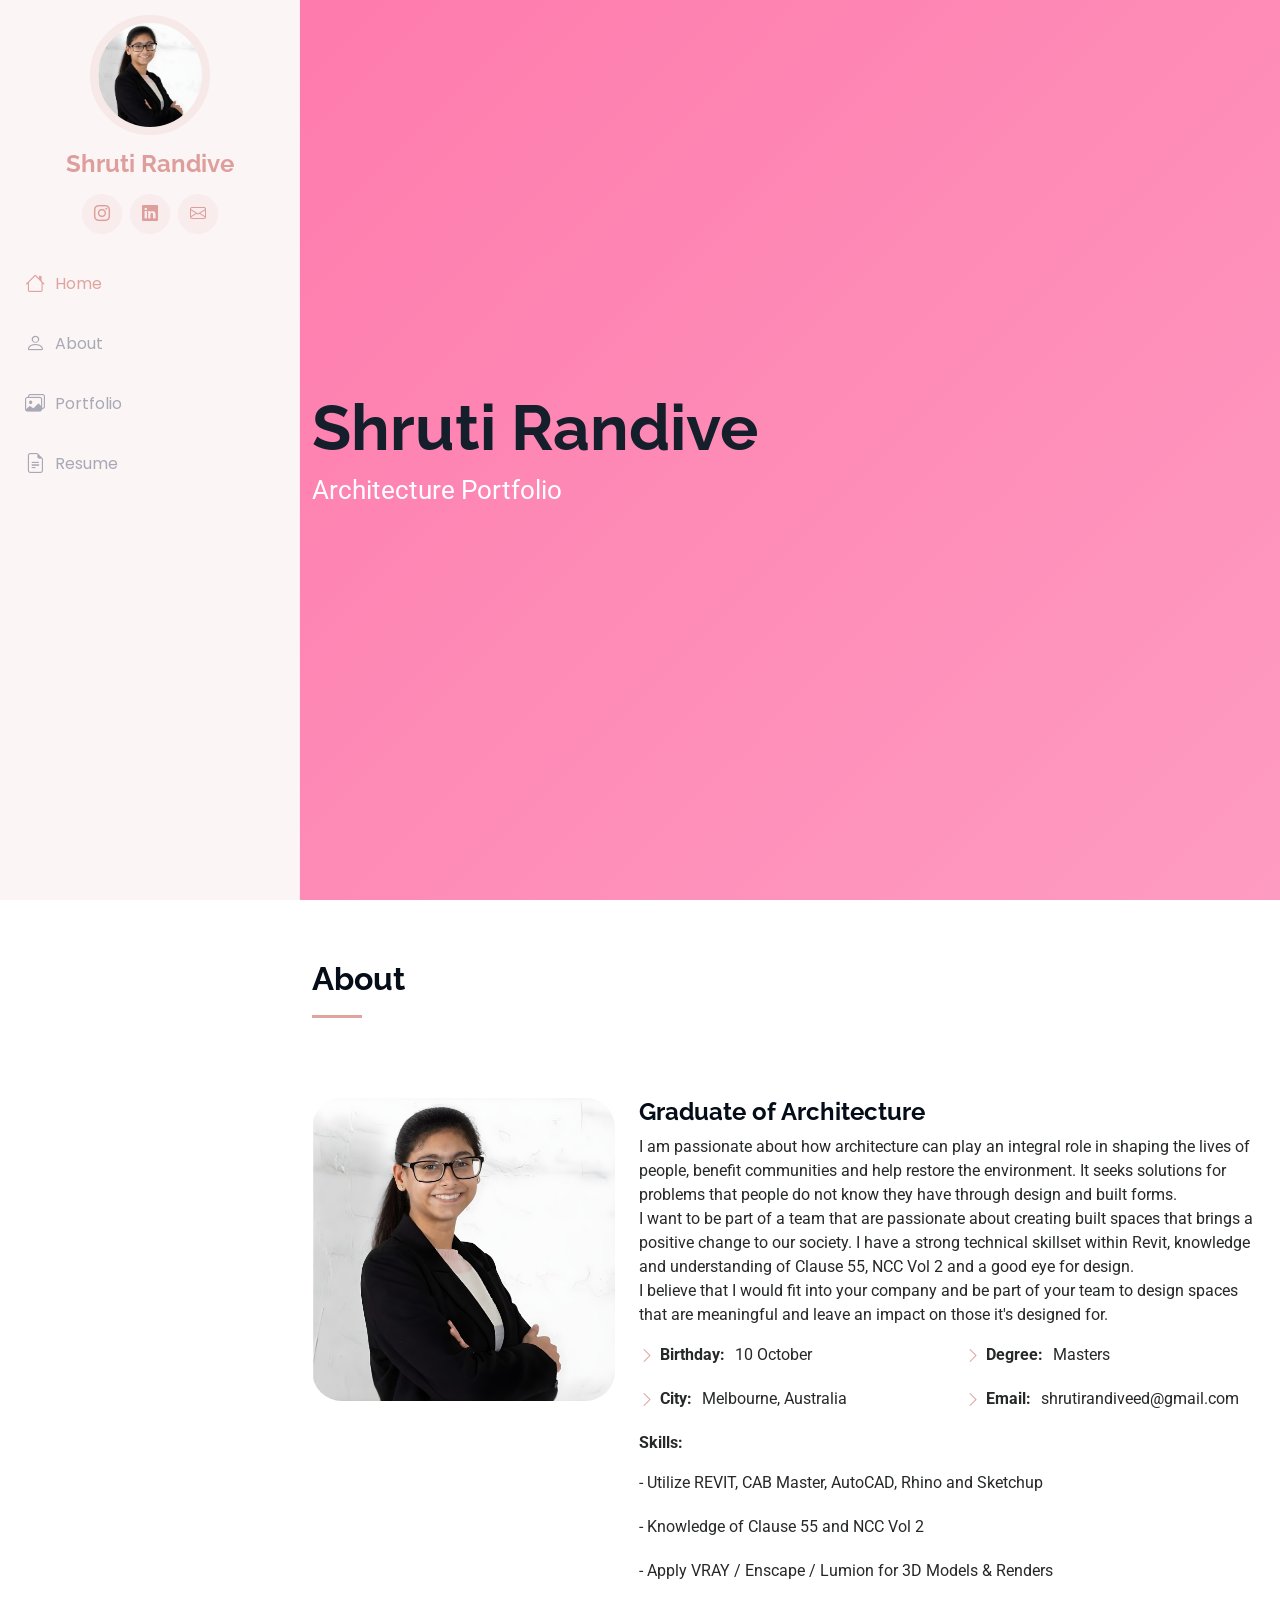
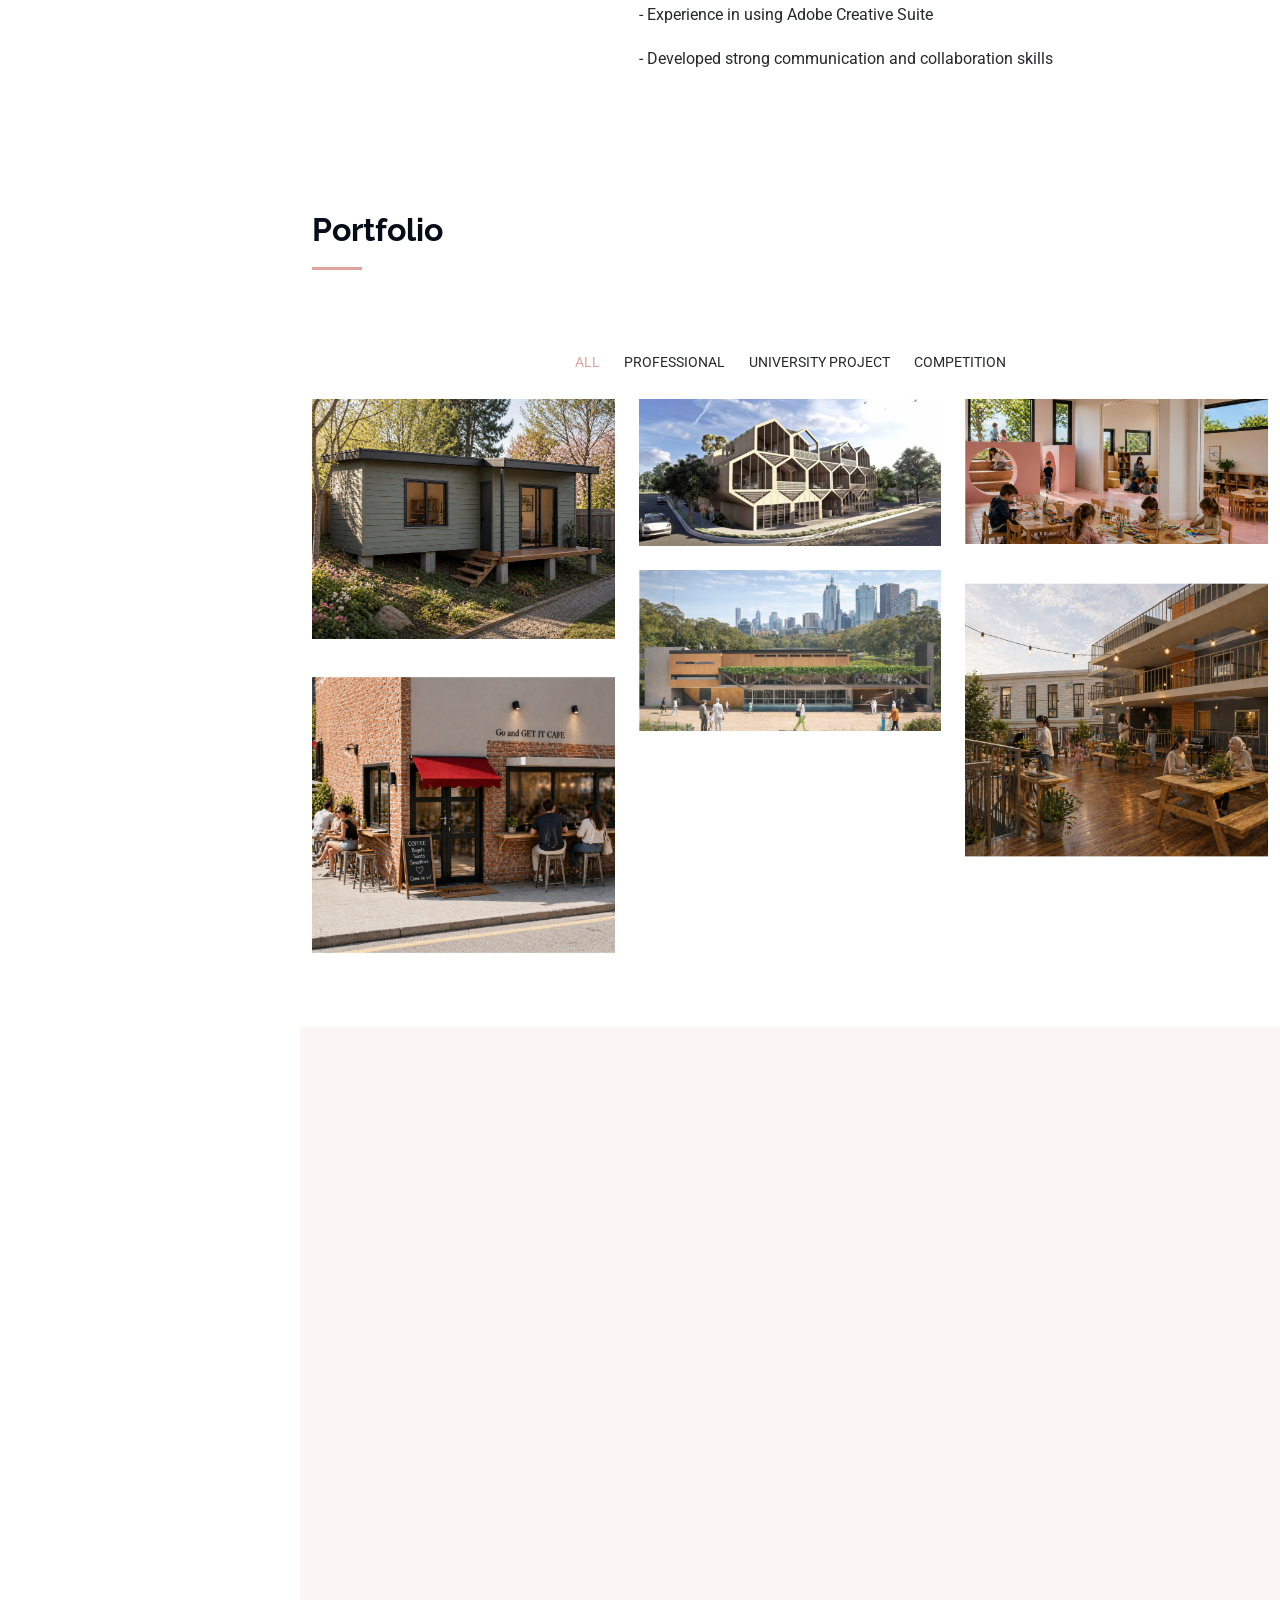
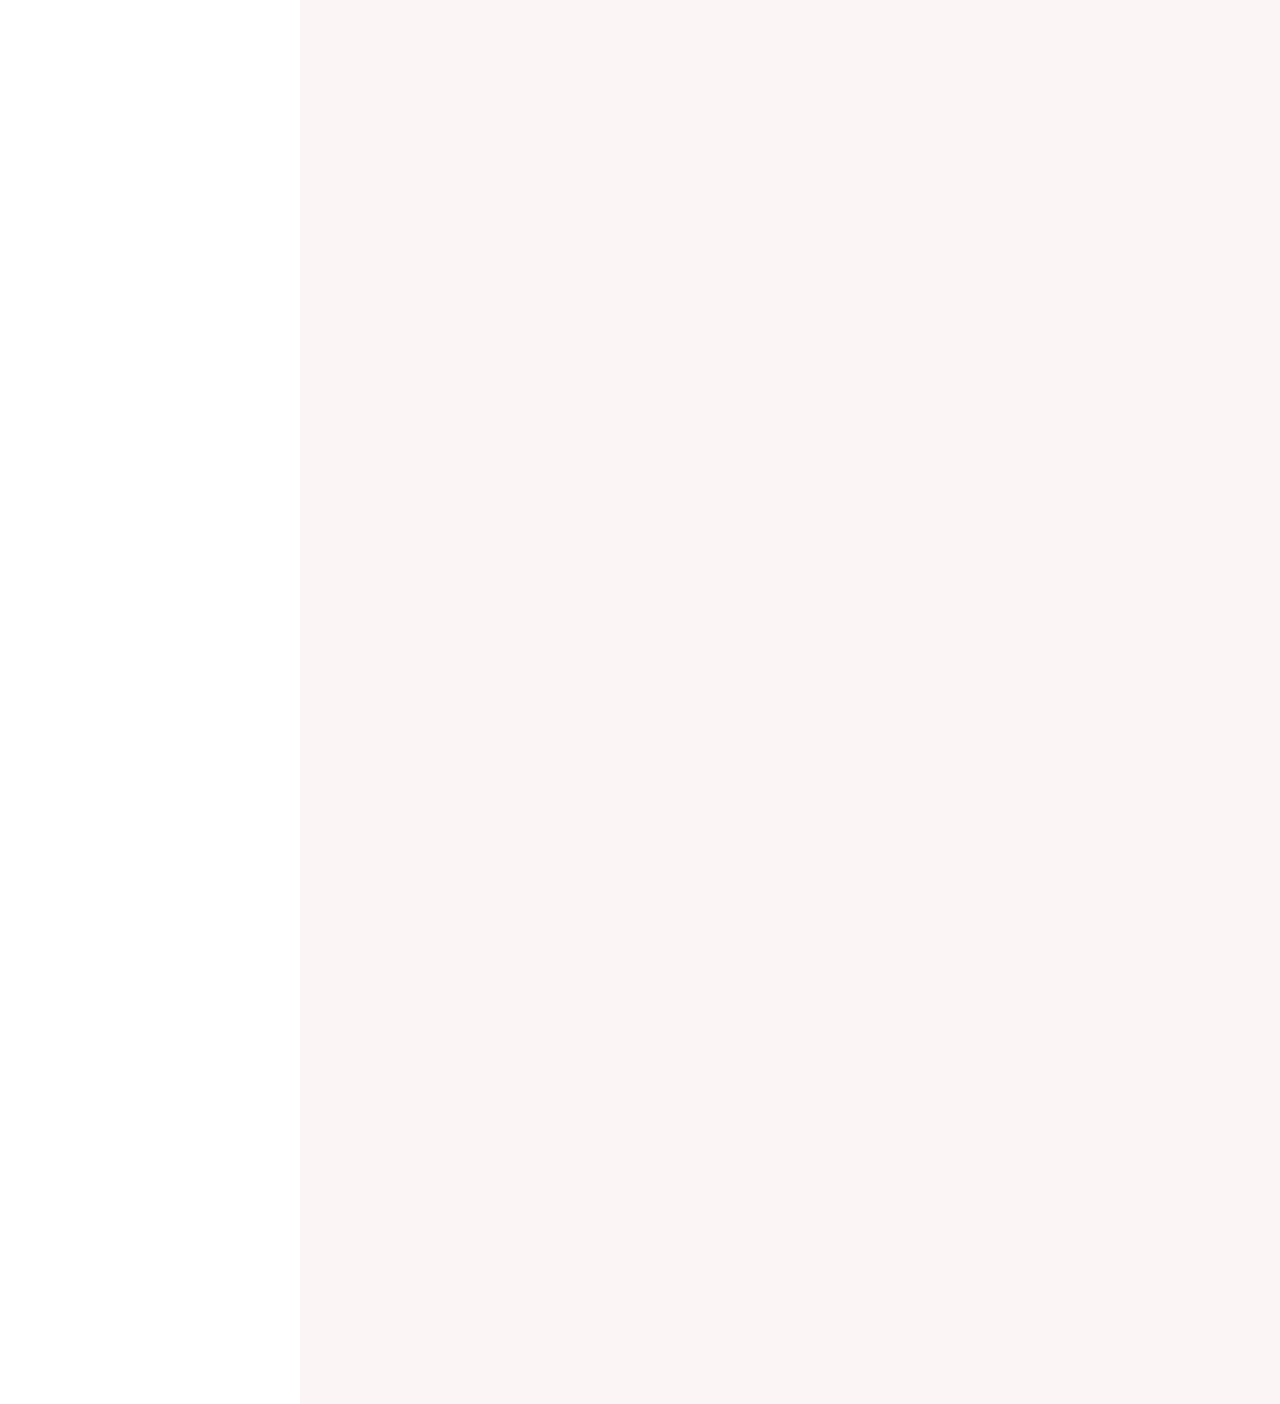
<file: index.html>
<!DOCTYPE html>
<html lang="en">

<head>
  <meta charset="utf-8">
  <meta content="width=device-width, initial-scale=1.0" name="viewport">
  <title>Shruti Randive</title>
  <meta content="" name="description">
  <meta content="" name="keywords">

  <!-- Favicons -->
  <link href="assets/img/favicon.png" rel="icon">
  <link href="assets/img/apple-touch-icon.png" rel="apple-touch-icon">

  <!-- Fonts -->
  <link href="https://fonts.googleapis.com" rel="preconnect">
  <link href="https://fonts.gstatic.com" rel="preconnect" crossorigin>
  <link href="https://fonts.googleapis.com/css2?family=Roboto:ital,wght@0,100;0,300;0,400;0,500;0,700;0,900;1,100;1,300;1,400;1,500;1,700;1,900&family=Poppins:ital,wght@0,100;0,200;0,300;0,400;0,500;0,600;0,700;0,800;0,900;1,100;1,200;1,300;1,400;1,500;1,600;1,700;1,800;1,900&family=Raleway:ital,wght@0,100;0,200;0,300;0,400;0,500;0,600;0,700;0,800;0,900;1,100;1,200;1,300;1,400;1,500;1,600;1,700;1,800;1,900&display=swap" rel="stylesheet">

  <!-- Vendor CSS Files -->
  <link href="assets/vendor/bootstrap/css/bootstrap.min.css" rel="stylesheet">
  <link href="assets/vendor/bootstrap-icons/bootstrap-icons.css" rel="stylesheet">
  <link href="assets/vendor/aos/aos.css" rel="stylesheet">
  <link href="assets/vendor/glightbox/css/glightbox.min.css" rel="stylesheet">
  <link href="assets/vendor/swiper/swiper-bundle.min.css" rel="stylesheet">

  <!-- Main CSS File -->
  <link href="assets/css/main.css" rel="stylesheet">

  <!-- =======================================================
  * Template Name: iPortfolio
  * Template URL: https://bootstrapmade.com/iportfolio-bootstrap-portfolio-websites-template/
  * Updated: Jun 29 2024 with Bootstrap v5.3.3
  * Author: BootstrapMade.com
  * License: https://bootstrapmade.com/license/
  ======================================================== -->
</head>

<body class="index-page">

  <header id="header" class="header dark-background d-flex flex-column">
    <i class="header-toggle d-xl-none bi bi-list"></i>

    <div class="profile-img">
      <img src="assets/img/my-profile-img.jpg" alt="" class="img-fluid rounded-circle">
    </div>

    <a href="index.html" class="logo d-flex align-items-center justify-content-center">
      <!-- Uncomment the line below if you also wish to use an image logo -->
      <!-- <img src="assets/img/logo.png" alt=""> -->
      <h1 class="sitename">Shruti Randive</h1>
    </a>

    <div class="social-links text-center">
      <a href="https://www.instagram.com/shruti_archistudio" class="instagram"><i class="bi bi-instagram"></i></a>
      <a href="http://linkedin.com/in/shruti-r-a570221b3" class="linkedin"><i class="bi bi-linkedin"></i></a>
      <a href="mailto:shrutirandiveed@gmail.com" class="email"><i class="bi bi-envelope"></i></a>
    </div>

    <nav id="navmenu" class="navmenu">
      <ul>
        <li><a href="#hero" class="active"><i class="bi bi-house navicon"></i>Home</a></li>
        <li><a href="#about"><i class="bi bi-person navicon"></i>About</a></li>
        <li><a href="#portfolio"><i class="bi bi-images navicon"></i>Portfolio</a></li>
        <li><a href="#resume"><i class="bi bi-file-earmark-text navicon"></i>Resume</a></li>
      </ul>
    </nav>

  </header>

  <main class="main">

    <!-- Hero Section -->
    <section id="hero" class="hero section dark-background">

      <!--<img src="assets/img/hero-bg.jpg" alt="" data-aos="fade-in" class="">-->

      <div class="container" data-aos="fade-up" data-aos-delay="100">
        <h2 class="shruti-title">Shruti Randive</h2>
        <p>Architecture Portfolio</p>
      </div>

    </section><!-- /Hero Section -->

    <!-- About Section -->
    <section id="about" class="about section">

      <!-- Section Title -->
      <div class="container section-title" data-aos="fade-up">
        <h2>About</h2>
      </div><!-- End Section Title -->

      <div class="container" data-aos="fade-up" data-aos-delay="100">

        <div class="row gy-4 justify-content-center">
          <div class="col-lg-4">
            <img src="assets/img/my-profile-img.jpg" class="img-fluid" alt="" style="border-radius: 30px;">
          </div>
          <div class="col-lg-8 content">
            <h2>Graduate of Architecture</h2>
            <p>I am passionate about how architecture can play an integral role in shaping the lives of people, benefit communities and help restore the environment. It seeks solutions for problems that people do not know they have through design and built forms. <br> I want to be part of a team that are passionate about creating built spaces that brings a positive change to our society. I have a strong technical skillset within Revit, knowledge and understanding of Clause 55, NCC Vol 2 and a good eye for design. <br>I believe that I would fit into your company and be part of your team to design spaces that are meaningful and leave an impact on those it's designed for.</p>
            <div class="row">
              <div class="col-lg-6">
                <ul>
                  <li><i class="bi bi-chevron-right"></i> <strong>Birthday:</strong> <span>10 October</span></li>
                  <li><i class="bi bi-chevron-right"></i> <strong>City:</strong> <span>Melbourne, Australia</span></li>
                </ul>
              </div>
              <div class="col-lg-6">
                <ul>
                  <li><i class="bi bi-chevron-right"></i> <strong>Degree:</strong> <span>Masters</span></li>
                  <li><i class="bi bi-chevron-right"></i> <strong>Email:</strong> <span>shrutirandiveed@gmail.com</span></li>
                </ul>
              </div>
            </div>
            <p><b>Skills:</b></p>
            <ul>
              <li>- Utilize REVIT, CAB Master, AutoCAD, Rhino and Sketchup</li>
              <li>- Knowledge of Clause 55 and NCC Vol 2</li>
              <li>- Apply VRAY / Enscape / Lumion for 3D Models & Renders</li>
              <li>- Experience in using Adobe Creative Suite</li>
              <li>- Developed strong communication and collaboration skills</li>
            </ul>
          </div>
        </div>

      </div>

    </section><!-- /About Section -->

    <!-- Portfolio Section -->
    <section id="portfolio" class="portfolio section">

      <!-- Section Title -->
      <div class="container section-title" data-aos="fade-up">
        <h2>Portfolio</h2>
      </div><!-- End Section Title -->

      <div class="container">

        <div class="isotope-layout" data-default-filter="*" data-layout="masonry" data-sort="original-order">

          <ul class="portfolio-filters isotope-filters" data-aos="fade-up" data-aos-delay="100">
            <li data-filter="*" class="filter-active">All</li>
            <li data-filter=".filter-professional">Professional</li>
            <li data-filter=".filter-university">University Project</li>
            <li data-filter=".filter-competition">Competition</li>
          </ul><!-- End Portfolio Filters -->

          <div class="row gy-4 isotope-container" data-aos="fade-up" data-aos-delay="200">

            
            <div class="col-lg-4 col-md-6 portfolio-item isotope-item filter-professional">
              <a href="portfolio-studio-apartment.html" title="More Details">
                <div class="portfolio-content h-100">
                  <img src="assets/img/portfolio/studio-apartment/concept.png" class="img-fluid" alt="">
                  <div class="portfolio-info">
                    <h4>Professional</h4>
                    <p>Backyard Studio Apartment</p>
                    <i class="bi bi-link-45deg"></i>
                  </div>
                </div>
              </a>
            </div>
            <!-- End Portfolio Item -->

           
            <div class="col-lg-4 col-md-6 portfolio-item isotope-item filter-competition">
              <a href="portfolio-hexacell-residence.html" title="More Details" class="details-link">
                <div class="portfolio-content h-100">
                  <img src="assets/img/portfolio/hexacell-residence/main.png" class="img-fluid" alt="">
                  <div class="portfolio-info">
                    <h4>Architecture Competition</h4>
                    <p>Fleetwood Challenge Cup: The Hexa-Cell Residence</p>
                  </div>
              </div>
              </a>
            </div>
            <!-- End Portfolio Item -->

            
            <div class="col-lg-4 col-md-6 portfolio-item isotope-item filter-university">
              <a href="portfolio-northwest-montessori.html" title="More Details" class="details-link">
                <div class="portfolio-content h-100">
                  <img src="assets/img/portfolio/northwest-montessori-preschool/main.png" class="img-fluid" alt="">
                  <div class="portfolio-info">
                    <h4>University Studio Project</h4>
                    <p>Northwest Montessori Preschool Revival</p>
                  </div>
                </div>
              </a>
            </div>
            <!-- End Portfolio Item -->

            
            <div class="col-lg-4 col-md-6 portfolio-item isotope-item filter-university">
              <a href="portfolio-cooinda-fitzroy.html" title="More Details" class="details-link"> 
                <div class="portfolio-content h-100">
                  <img src="assets/img/portfolio/cooinda-fitzroy/main.png" class="img-fluid" alt="">
                  <div class="portfolio-info">
                    <h4>University Studio Project</h4>
                    <p>Cooinda Fitzroy: Co-housing Community</p>
                    <i class="bi bi-link-45deg"></i>
                  </div>
                </div>
              </a>
            </div>
            <!-- End Portfolio Item -->

            
            <div class="col-lg-4 col-md-6 portfolio-item isotope-item filter-university">
              <a href="portfolio-youth-corner.html" title="More Details" class="details-link">
                <div class="portfolio-content h-100">
                  <img src="assets/img/portfolio/youth-corner/main.png" class="img-fluid" alt="">
                  <div class="portfolio-info">
                    <h4>University Studio Project</h4>
                    <p>Youth Corner</p>
                    <i class="bi bi-link-45deg"></i>
                  </div>
                </div>
              </a>
            </div>
            <!-- End Portfolio Item -->

           
            <div class="col-lg-4 col-md-6 portfolio-item isotope-item filter-university">
              <a href="portfolio-cafe.html" title="More Details" class="details-link">
                <div class="portfolio-content h-100">
                  <img src="assets/img/portfolio/cafe/main.png" class="img-fluid" alt="">
                  <div class="portfolio-info">
                    <h4>University Studio Project</h4>
                    <p>Go and Get It Cafe</p>
                  </div>
                </div>
              </a>
            </div>
            
            <!-- End Portfolio Item -->

          </div><!-- End Portfolio Container -->

        </div>

      </div>

    </section><!-- /Portfolio Section -->

    <!-- Resume Section -->
    <section id="resume" class="resume section light-background">

      <!-- Section Title -->
      <div class="container section-title" data-aos="fade-up">
        <h2>Resume</h2>
      </div><!-- End Section Title -->

      <div class="container">

        <div class="row">

          <div class="col-lg-6" data-aos="fade-up" data-aos-delay="200">
            <h3 class="resume-title">Professional Experience</h3>
            <div class="resume-item">
              <h4>Interior Designer</h4>
              <p><em>Ms&Mr Kitchens, Melbourne</em></p>
              <h5>May 2024 - April 2026</h5>
              <ul>
                <li>Gaining an understanding on designing joinery for residential, education and commercial projects</li>
                <li>Completing coherent designs options for clients and assisting with client meetings for the design of their Kitchen Renovation</li>
                <li>Collaborating with builders, suppliers and installers to complete renovation projects</li>
              </ul>
            </div><!-- Edn Resume Item -->

            <div class="resume-item">
              <h4>Student of Architecture</h4>
              <p><em>H2o Architects, Melbourne</em></p>
              <h5>June 2023 - December 2023</h5>
              <ul>
                <li>Understood the process of submitting tenders for potential projects</li>
                <li>Assisted with 2D drawings and 3D modeling of residential and education projects</li>
                <li>Assisted with stakeholder/consultants meeting minutes for education projects</li>
                <li>Assisted the Interior Designer with ordering material finishes and photoshopping renders</li>
                <li>Assisted the Senior Architect with contract documentation work for a social housing project</li>
              </ul>
            </div><!-- Edn Resume Item -->

            <div class="resume-item">
              <h4>Student of Architecture</h4>
              <p><em>Ogee Architects</em></p>
              <h5>June 2022</h5>
              <ul>
                <li>Acquired the knowledge of NCC and Australian Standards when designing Residential projects</li>
              </ul>
            </div><!-- Edn Resume Item -->

            <div class="resume-item">
              <h4>Architectural Assistant</h4>
              <p><em>EcoSphere Architects, Melbourne</em></p>
              <h5>May 2021 - May 2022</h5>
              <ul>
                <li>Understood the process of designing commercial / retail projects e.g. Officeworks</li>
                <li>Performed 3D modeling / rendering of a Healthcare Project</li>
                <li>Gained an understanding of designing a fit-out of a Retail Projects</li>
                <li>Completed 3D rendering of residential project of proposed townhouses</li>
                <li>Created presentations for clients to tender for projects in Asia and Europe</li>
              </ul>
            </div><!-- Edn Resume Item -->

            <div class="resume-item">
              <h4>Student of Architecture</h4>
              <p><em>Ultratech Constructions, Melbourne</em></p>
              <h5>January 2021 - April 2021</h5>
              <ul>
                <li>Became competent in doing the design and technical drawings for a residential project</li>
                <li>Understood how to communicate with client/architect whilst assisting on a residential project</li>
                <li>Developed a fit-out for a Hospitality Project</li>
              </ul>
            </div><!-- Edn Resume Item -->

          </div>

          <div class="col-lg-6" data-aos="fade-up" data-aos-delay="100">
            
            <h3 class="resume-title">Education</h3>

            <div class="resume-item">
              <h4>Master of Architecture</h4>
              <p><em>Monash University</em></p>
              <h5>2022 - 2024</h5>
            </div><!-- Edn Resume Item -->

            <div class="resume-item">
              <h4>Bachelor of Architectural Design</h4>
              <p><em>Monash University</em></p>
              <h5>2018 - 2020</h5>
            </div><!-- Edn Resume Item -->

            <div class="resume-item">
              <h4>VCE</h4>
              <p><em>Dandenong High School</em></p>
              <h5>2011 - 2015</h5>
              <p> <i>2015 DUX</i></p>
            </div><!-- Edn Resume Item -->

            <h3 class="resume-title">Volunteering</h3>
            
            <div class="resume-item">
              <h4>Freeza Comittee</h4>
              <p><em>City of Greater Dandenong</em></p>
              <h5>2018 - 2021</h5>
              <ul>
                <li>Planned youth events and festivals funded by the local government</li>
                <li>Lead event workshops and acted as an MC for several festivals</li>
              </ul>
            </div><!-- Edn Resume Item -->

            <div class="resume-item">
              <h4>Youth united against family violence campaign</h4>
              <p><em>City of Greater Dandenong</em></p>
              <h5>2019</h5>
              <ul>
                <li>Developed concepts for videos with the production company “Momentum” to spread awareness about Family violence and support solutions</li>
                <li>Assisted in writing scripts, casting actors, purchasing props, designing the set, and overseeing the post-production process</li>
              </ul>
            </div><!-- Edn Resume Item -->

          </div>

        </div>

      </div>

    </section><!-- /Resume Section -->

  </main>

  <!-- Scroll Top -->
  <a href="#" id="scroll-top" class="scroll-top d-flex align-items-center justify-content-center"><i class="bi bi-arrow-up-short"></i></a>

  <!-- Preloader -->
  <div id="preloader"></div>

  <!-- Vendor JS Files -->
  <script src="assets/vendor/bootstrap/js/bootstrap.bundle.min.js"></script>
  <script src="assets/vendor/php-email-form/validate.js"></script>
  <script src="assets/vendor/aos/aos.js"></script>
  <script src="assets/vendor/typed.js/typed.umd.js"></script>
  <script src="assets/vendor/purecounter/purecounter_vanilla.js"></script>
  <script src="assets/vendor/waypoints/noframework.waypoints.js"></script>
  <script src="assets/vendor/glightbox/js/glightbox.min.js"></script>
  <script src="assets/vendor/imagesloaded/imagesloaded.pkgd.min.js"></script>
  <script src="assets/vendor/isotope-layout/isotope.pkgd.min.js"></script>
  <script src="assets/vendor/swiper/swiper-bundle.min.js"></script>

  <!-- Main JS File -->
  <script src="assets/js/main.js"></script>

</body>

</html>
</file>
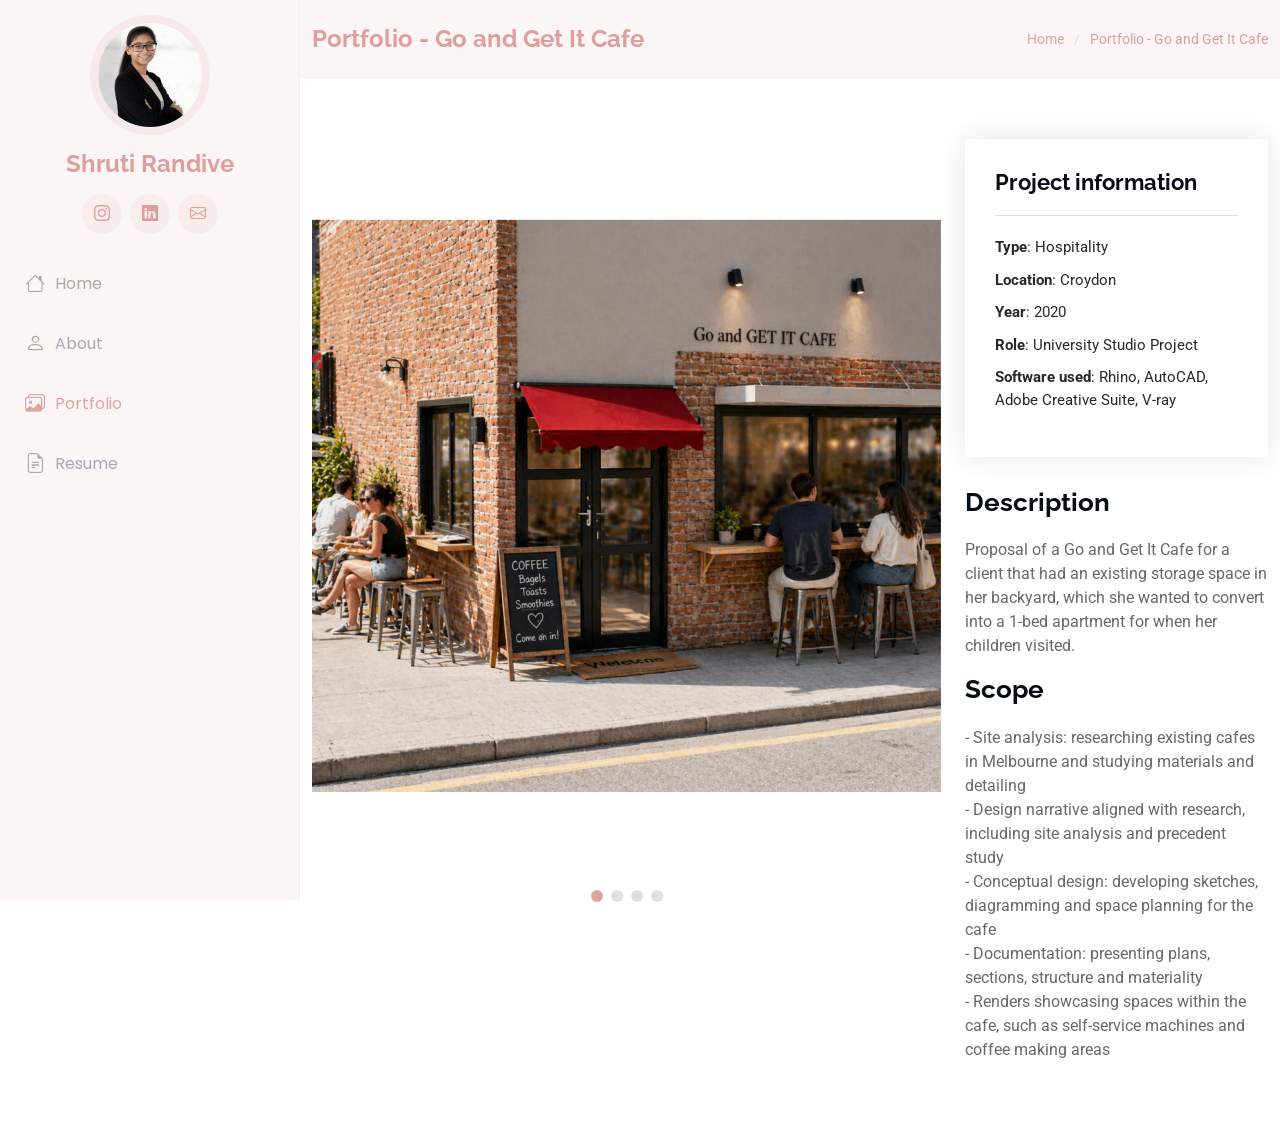
<file: portfolio-cafe.html>
<!DOCTYPE html>
<html lang="en">

<head>
  <meta charset="utf-8">
  <meta content="width=device-width, initial-scale=1.0" name="viewport">
  <title>Shruti Randive - Portfolio Go and Get It Cafe</title>
  <meta content="" name="description">
  <meta content="" name="keywords">

  <!-- Favicons -->
  <link href="assets/img/favicon.png" rel="icon">
  <link href="assets/img/apple-touch-icon.png" rel="apple-touch-icon">

  <!-- Fonts -->
  <link href="https://fonts.googleapis.com" rel="preconnect">
  <link href="https://fonts.gstatic.com" rel="preconnect" crossorigin>
  <link href="https://fonts.googleapis.com/css2?family=Roboto:ital,wght@0,100;0,300;0,400;0,500;0,700;0,900;1,100;1,300;1,400;1,500;1,700;1,900&family=Poppins:ital,wght@0,100;0,200;0,300;0,400;0,500;0,600;0,700;0,800;0,900;1,100;1,200;1,300;1,400;1,500;1,600;1,700;1,800;1,900&family=Raleway:ital,wght@0,100;0,200;0,300;0,400;0,500;0,600;0,700;0,800;0,900;1,100;1,200;1,300;1,400;1,500;1,600;1,700;1,800;1,900&display=swap" rel="stylesheet">

  <!-- Vendor CSS Files -->
  <link href="assets/vendor/bootstrap/css/bootstrap.min.css" rel="stylesheet">
  <link href="assets/vendor/bootstrap-icons/bootstrap-icons.css" rel="stylesheet">
  <link href="assets/vendor/aos/aos.css" rel="stylesheet">
  <link href="assets/vendor/glightbox/css/glightbox.min.css" rel="stylesheet">
  <link href="assets/vendor/swiper/swiper-bundle.min.css" rel="stylesheet">

  <!-- Main CSS File -->
  <link href="assets/css/main.css" rel="stylesheet">

  <!-- =======================================================
  * Template Name: iPortfolio
  * Template URL: https://bootstrapmade.com/iportfolio-bootstrap-portfolio-websites-template/
  * Updated: Jun 29 2024 with Bootstrap v5.3.3
  * Author: BootstrapMade.com
  * License: https://bootstrapmade.com/license/
  ======================================================== -->
</head>

<body class="portfolio-details-page">

  <header id="header" class="header dark-background d-flex flex-column">
    <i class="header-toggle d-xl-none bi bi-list"></i>

    <div class="profile-img">
      <img src="assets/img/my-profile-img.jpg" alt="" class="img-fluid rounded-circle">
    </div>

    <a href="index.html" class="logo d-flex align-items-center justify-content-center">
      <!-- Uncomment the line below if you also wish to use an image logo -->
      <!-- <img src="assets/img/logo.png" alt=""> -->
      <h1 class="sitename">Shruti Randive</h1>
    </a>

    <div class="social-links text-center">
      <a href="https://www.instagram.com/shruti_archistudio" class="instagram"><i class="bi bi-instagram"></i></a>
      <a href="http://linkedin.com/in/shruti-r-a570221b3" class="linkedin"><i class="bi bi-linkedin"></i></a>
      <a href="mailto:shrutirandiveed@gmail.com" class="email"><i class="bi bi-envelope"></i></a>
    </div>

    <nav id="navmenu" class="navmenu">
      <ul>
        <li><a href="index.html#hero"><i class="bi bi-house navicon"></i>Home</a></li>
        <li><a href="index.html#about"><i class="bi bi-person navicon"></i> About</a></li>
        <li><a href="index.html#portfolio" class="active"><i class="bi bi-images navicon"></i> Portfolio</a></li>
        <li><a href="index.html#resume"><i class="bi bi-file-earmark-text navicon"></i> Resume</a></li>
      </ul>
    </nav>

  </header>

  <main class="main">

    <!-- Page Title -->
    <div class="page-title dark-background">
      <div class="container d-lg-flex justify-content-between align-items-center">
        <h1 class="mb-2 mb-lg-0">Portfolio - Go and Get It Cafe</h1>
        <nav class="breadcrumbs">
          <ol>
            <li><a href="index.html">Home</a></li>
            <li class="current">Portfolio - Go and Get It Cafe</li>
          </ol>
        </nav>
      </div>
    </div><!-- End Page Title -->

    <!-- Portfolio Details Section -->
    <section id="portfolio-details" class="portfolio-details section">

      <div class="container" data-aos="fade-up" data-aos-delay="100">

        <div class="row gy-4">

          <div class="col-lg-8">
            <div class="portfolio-details-slider swiper init-swiper">

              <script type="application/json" class="swiper-config">
                {
                  "loop": true,
                  "speed": 600,
                  "autoplay": {
                    "delay": 5000
                  },
                  "slidesPerView": "auto",
                  "pagination": {
                    "el": ".swiper-pagination",
                    "type": "bullets",
                    "clickable": true
                  }
                }
              </script>

              <div class="swiper-wrapper align-items-center">

              <div class="swiper-slide">
                <img src="assets/img/portfolio/cafe/main.png" alt="">
              </div>

              <div class="swiper-slide">
                <img src="assets/img/portfolio/cafe/info1.png" alt="">
              </div>

              <div class="swiper-slide">
                <img src="assets/img/portfolio/cafe/info2.png" alt="">
              </div>

              <div class="swiper-slide">
                <img src="assets/img/portfolio/cafe/info3.png" alt="">
              </div>

              </div>
              <div class="swiper-pagination"></div>
            </div>
          </div>

          <div class="col-lg-4">
            <div class="portfolio-info" data-aos="fade-up" data-aos-delay="200">
              <h3>Project information</h3>
              <ul>
                <li><strong>Type</strong>: Hospitality</li>
                <li><strong>Location</strong>: Croydon</li>
                <li><strong>Year</strong>: 2020</li>
                <li><strong>Role</strong>: University Studio Project</li>
                <li><strong>Software used</strong>: Rhino, AutoCAD, Adobe Creative Suite, V-ray</li>
              </ul>
            </div>
            <div class="portfolio-description" data-aos="fade-up" data-aos-delay="300">
              <h2>Description</h2>
              <p>
                Proposal of a Go and Get It Cafe for a client that had an existing storage space in her backyard, which she wanted to convert into a 1-bed apartment for when her children visited.
              </p>
              <h2>Scope</h2>
              <p>
                - Site analysis: researching existing cafes in Melbourne and studying materials and detailing
                <br>
                - Design narrative aligned with research, including site analysis and precedent study
                <br>
                - Conceptual design: developing sketches, diagramming and space planning for the cafe
                <br>
                - Documentation: presenting plans, sections, structure and materiality
                <br>
                - Renders showcasing spaces within the cafe, such as self-service machines and coffee making areas
              </p>

            </div>
          </div>

        </div>

      </div>

    </section><!-- /Portfolio Details Section -->

  </main>

  <!-- Scroll Top -->
  <a href="#" id="scroll-top" class="scroll-top d-flex align-items-center justify-content-center"><i class="bi bi-arrow-up-short"></i></a>

  <!-- Preloader -->
  <div id="preloader"></div>

  <!-- Vendor JS Files -->
  <script src="assets/vendor/bootstrap/js/bootstrap.bundle.min.js"></script>
  <script src="assets/vendor/php-email-form/validate.js"></script>
  <script src="assets/vendor/aos/aos.js"></script>
  <script src="assets/vendor/typed.js/typed.umd.js"></script>
  <script src="assets/vendor/purecounter/purecounter_vanilla.js"></script>
  <script src="assets/vendor/waypoints/noframework.waypoints.js"></script>
  <script src="assets/vendor/glightbox/js/glightbox.min.js"></script>
  <script src="assets/vendor/imagesloaded/imagesloaded.pkgd.min.js"></script>
  <script src="assets/vendor/isotope-layout/isotope.pkgd.min.js"></script>
  <script src="assets/vendor/swiper/swiper-bundle.min.js"></script>

  <!-- Main JS File -->
  <script src="assets/js/main.js"></script>

</body>

</html>
</file>
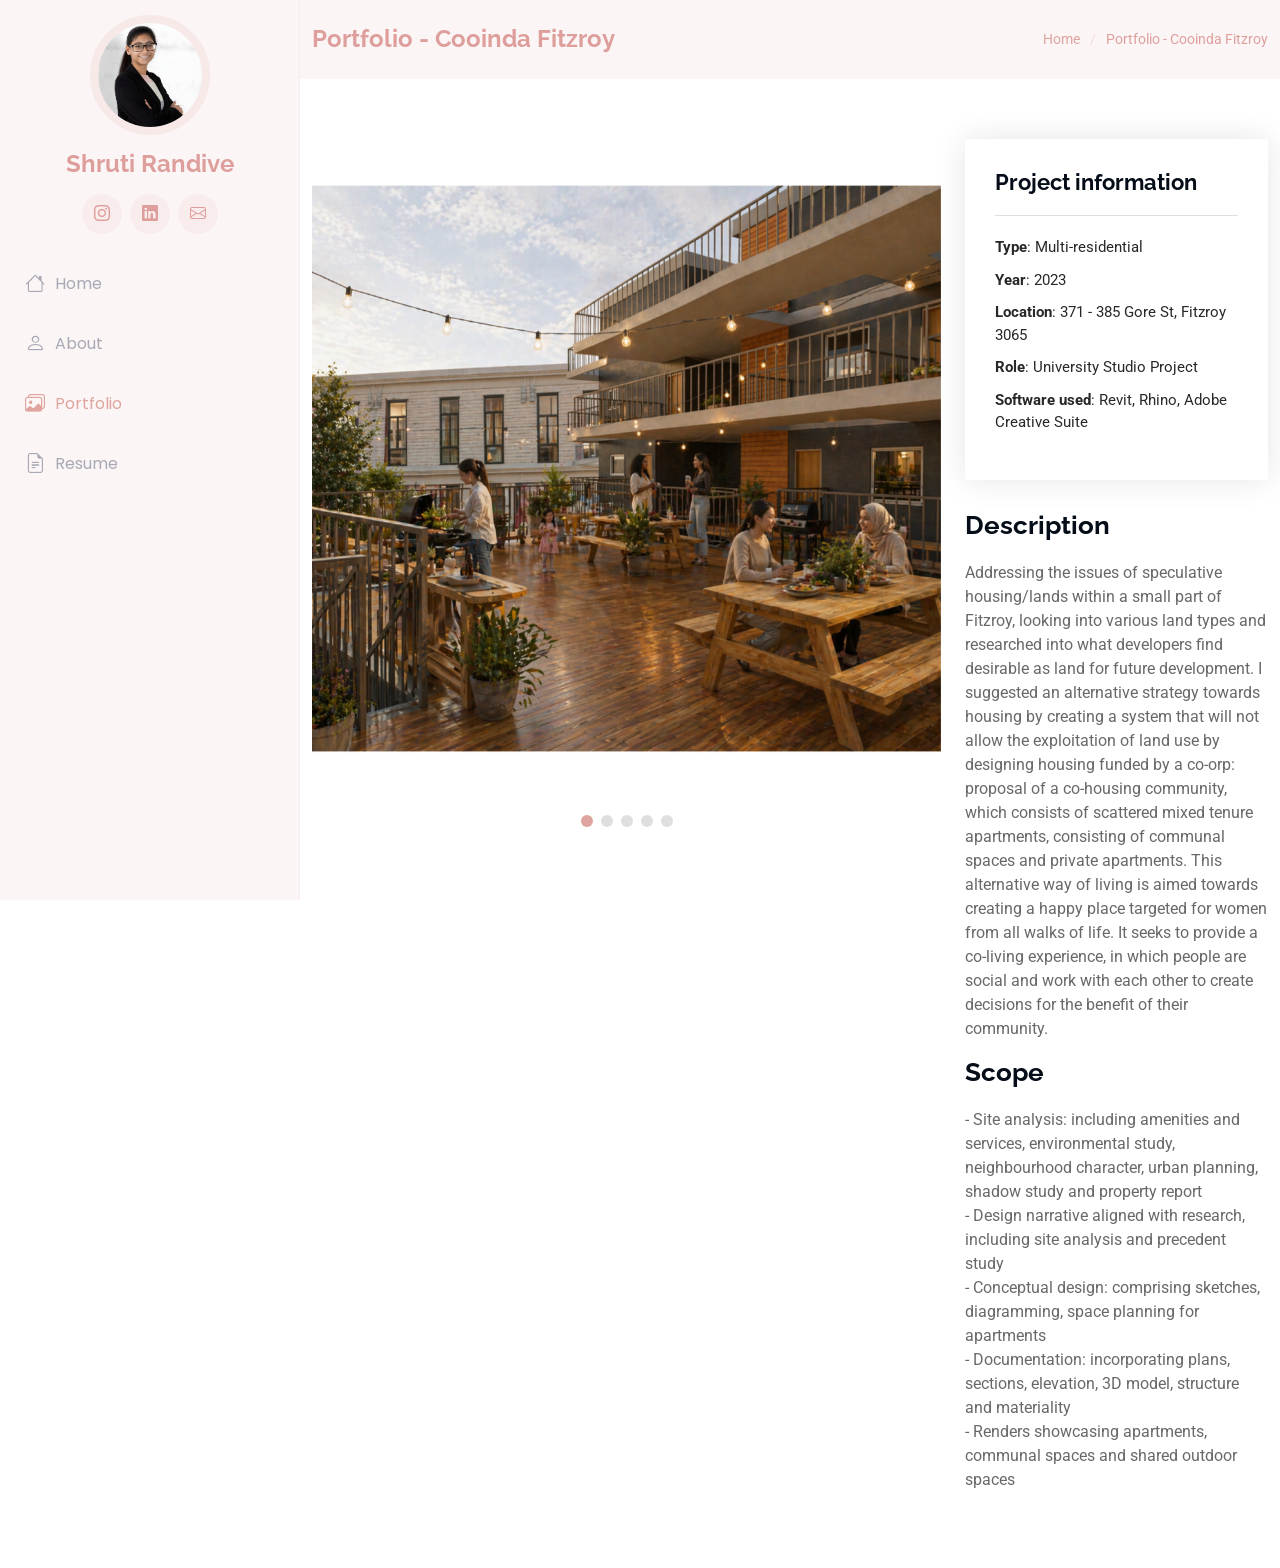
<file: portfolio-cooinda-fitzroy.html>
<!DOCTYPE html>
<html lang="en">

<head>
  <meta charset="utf-8">
  <meta content="width=device-width, initial-scale=1.0" name="viewport">
  <title>Shruti Randive - Portfolio Cooinda Fitzroy</title>
  <meta content="" name="description">
  <meta content="" name="keywords">

  <!-- Favicons -->
  <link href="assets/img/favicon.png" rel="icon">
  <link href="assets/img/apple-touch-icon.png" rel="apple-touch-icon">

  <!-- Fonts -->
  <link href="https://fonts.googleapis.com" rel="preconnect">
  <link href="https://fonts.gstatic.com" rel="preconnect" crossorigin>
  <link href="https://fonts.googleapis.com/css2?family=Roboto:ital,wght@0,100;0,300;0,400;0,500;0,700;0,900;1,100;1,300;1,400;1,500;1,700;1,900&family=Poppins:ital,wght@0,100;0,200;0,300;0,400;0,500;0,600;0,700;0,800;0,900;1,100;1,200;1,300;1,400;1,500;1,600;1,700;1,800;1,900&family=Raleway:ital,wght@0,100;0,200;0,300;0,400;0,500;0,600;0,700;0,800;0,900;1,100;1,200;1,300;1,400;1,500;1,600;1,700;1,800;1,900&display=swap" rel="stylesheet">

  <!-- Vendor CSS Files -->
  <link href="assets/vendor/bootstrap/css/bootstrap.min.css" rel="stylesheet">
  <link href="assets/vendor/bootstrap-icons/bootstrap-icons.css" rel="stylesheet">
  <link href="assets/vendor/aos/aos.css" rel="stylesheet">
  <link href="assets/vendor/glightbox/css/glightbox.min.css" rel="stylesheet">
  <link href="assets/vendor/swiper/swiper-bundle.min.css" rel="stylesheet">

  <!-- Main CSS File -->
  <link href="assets/css/main.css" rel="stylesheet">

  <!-- =======================================================
  * Template Name: iPortfolio
  * Template URL: https://bootstrapmade.com/iportfolio-bootstrap-portfolio-websites-template/
  * Updated: Jun 29 2024 with Bootstrap v5.3.3
  * Author: BootstrapMade.com
  * License: https://bootstrapmade.com/license/
  ======================================================== -->
</head>

<body class="portfolio-details-page">

  <header id="header" class="header dark-background d-flex flex-column">
    <i class="header-toggle d-xl-none bi bi-list"></i>

    <div class="profile-img">
      <img src="assets/img/my-profile-img.jpg" alt="" class="img-fluid rounded-circle">
    </div>

    <a href="index.html" class="logo d-flex align-items-center justify-content-center">
      <!-- Uncomment the line below if you also wish to use an image logo -->
      <!-- <img src="assets/img/logo.png" alt=""> -->
      <h1 class="sitename">Shruti Randive</h1>
    </a>

    <div class="social-links text-center">
      <a href="https://www.instagram.com/shruti_archistudio" class="instagram"><i class="bi bi-instagram"></i></a>
      <a href="http://linkedin.com/in/shruti-r-a570221b3" class="linkedin"><i class="bi bi-linkedin"></i></a>
      <a href="mailto:shrutirandiveed@gmail.com" class="email"><i class="bi bi-envelope"></i></a>
    </div>

    <nav id="navmenu" class="navmenu">
      <ul>
        <li><a href="index.html#hero"><i class="bi bi-house navicon"></i>Home</a></li>
        <li><a href="index.html#about"><i class="bi bi-person navicon"></i> About</a></li>
        <li><a href="index.html#portfolio" class="active"><i class="bi bi-images navicon"></i> Portfolio</a></li>
        <li><a href="index.html#resume"><i class="bi bi-file-earmark-text navicon"></i> Resume</a></li>
      </ul>
    </nav>

  </header>

  <main class="main">

    <!-- Page Title -->
    <div class="page-title dark-background">
      <div class="container d-lg-flex justify-content-between align-items-center">
        <h1 class="mb-2 mb-lg-0">Portfolio - Cooinda Fitzroy</h1>
        <nav class="breadcrumbs">
          <ol>
            <li><a href="index.html">Home</a></li>
            <li class="current">Portfolio - Cooinda Fitzroy</li>
          </ol>
        </nav>
      </div>
    </div><!-- End Page Title -->

    <!-- Portfolio Details Section -->
    <section id="portfolio-details" class="portfolio-details section">

      <div class="container" data-aos="fade-up" data-aos-delay="100">

        <div class="row gy-4">

          <div class="col-lg-8">
            <div class="portfolio-details-slider swiper init-swiper">

              <script type="application/json" class="swiper-config">
                {
                  "loop": true,
                  "speed": 600,
                  "autoplay": {
                    "delay": 5000
                  },
                  "slidesPerView": "auto",
                  "pagination": {
                    "el": ".swiper-pagination",
                    "type": "bullets",
                    "clickable": true
                  }
                }
              </script>

              <div class="swiper-wrapper align-items-center">

                <div class="swiper-slide">
                  <img src="assets/img/portfolio/cooinda-fitzroy/main.png" alt="">
                </div>

                <div class="swiper-slide">
                  <img src="assets/img/portfolio/cooinda-fitzroy/floorplan.png" alt="">
                </div>

                <div class="swiper-slide">
                  <img src="assets/img/portfolio/cooinda-fitzroy/info1.png" alt="">
                </div>

                <div class="swiper-slide">
                  <img src="assets/img/portfolio/cooinda-fitzroy/info2.png" alt="">
                </div>

                <div class="swiper-slide">
                  <img src="assets/img/portfolio/cooinda-fitzroy/info3.png" alt="">
                </div>

              </div>
              <div class="swiper-pagination"></div>
            </div>
          </div>

          <div class="col-lg-4">
            <div class="portfolio-info" data-aos="fade-up" data-aos-delay="200">
              <h3>Project information</h3>
              <ul>
                <li><strong>Type</strong>: Multi-residential</li>
                <li><strong>Year</strong>: 2023</li>
                <li><strong>Location</strong>: 371 - 385 Gore St, Fitzroy 3065</li>
                <li><strong>Role</strong>: University Studio Project</li>
                <li><strong>Software used</strong>: Revit, Rhino, Adobe Creative Suite</li>
              </ul>
            </div>
            <div class="portfolio-description" data-aos="fade-up" data-aos-delay="300">
              <h2>Description</h2>
              <p>
                Addressing the issues of speculative housing/lands within a small part of Fitzroy, looking into various land types and researched into what developers find desirable as land for future development. I suggested an alternative strategy towards housing by creating a system that will not allow the exploitation of land use by designing housing funded by a co-orp: proposal of a co-housing community, which consists of scattered mixed tenure apartments, consisting of communal spaces and private apartments. This alternative way of living is aimed towards creating a happy place targeted for women from all walks of life. It seeks to provide a co-living experience, in which people are social and work with each other to create decisions for the benefit of their community.
              </p>
              <h2>Scope</h2>
              <p>
                - Site analysis: including amenities and services, environmental study, neighbourhood character, urban planning, shadow study and property report
                <br>
                - Design narrative aligned with research, including site analysis and precedent study
                <br>
                - Conceptual design: comprising sketches, diagramming, space planning for apartments
                <br>
                - Documentation: incorporating plans, sections, elevation, 3D model, structure and materiality
                <br>
                - Renders showcasing apartments, communal spaces and shared outdoor spaces
              </p>

            </div>
          </div>

        </div>

      </div>

    </section><!-- /Portfolio Details Section -->

  </main>

  <!-- Scroll Top -->
  <a href="#" id="scroll-top" class="scroll-top d-flex align-items-center justify-content-center"><i class="bi bi-arrow-up-short"></i></a>

  <!-- Preloader -->
  <div id="preloader"></div>

  <!-- Vendor JS Files -->
  <script src="assets/vendor/bootstrap/js/bootstrap.bundle.min.js"></script>
  <script src="assets/vendor/php-email-form/validate.js"></script>
  <script src="assets/vendor/aos/aos.js"></script>
  <script src="assets/vendor/typed.js/typed.umd.js"></script>
  <script src="assets/vendor/purecounter/purecounter_vanilla.js"></script>
  <script src="assets/vendor/waypoints/noframework.waypoints.js"></script>
  <script src="assets/vendor/glightbox/js/glightbox.min.js"></script>
  <script src="assets/vendor/imagesloaded/imagesloaded.pkgd.min.js"></script>
  <script src="assets/vendor/isotope-layout/isotope.pkgd.min.js"></script>
  <script src="assets/vendor/swiper/swiper-bundle.min.js"></script>

  <!-- Main JS File -->
  <script src="assets/js/main.js"></script>

</body>

</html>
</file>
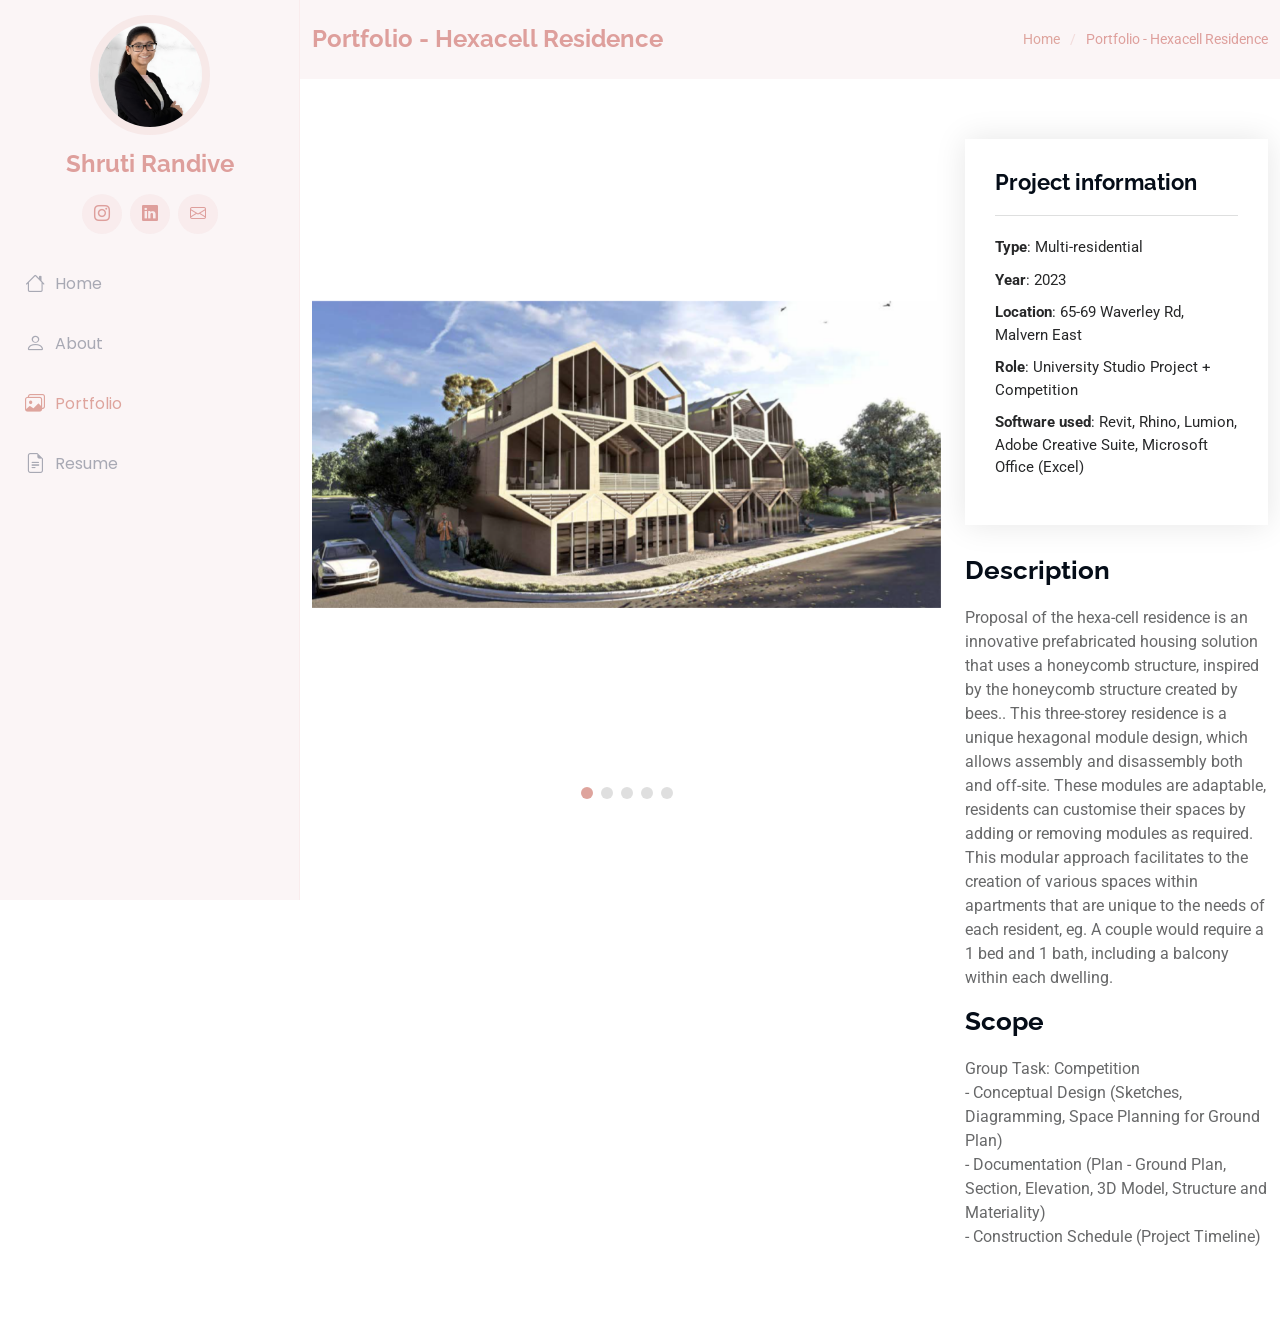
<file: portfolio-hexacell-residence.html>
<!DOCTYPE html>
<html lang="en">

<head>
  <meta charset="utf-8">
  <meta content="width=device-width, initial-scale=1.0" name="viewport">
  <title>Shruti Randive - Portfolio Hexacell Residence</title>
  <meta content="" name="description">
  <meta content="" name="keywords">

  <!-- Favicons -->
  <link href="assets/img/favicon.png" rel="icon">
  <link href="assets/img/apple-touch-icon.png" rel="apple-touch-icon">

  <!-- Fonts -->
  <link href="https://fonts.googleapis.com" rel="preconnect">
  <link href="https://fonts.gstatic.com" rel="preconnect" crossorigin>
  <link href="https://fonts.googleapis.com/css2?family=Roboto:ital,wght@0,100;0,300;0,400;0,500;0,700;0,900;1,100;1,300;1,400;1,500;1,700;1,900&family=Poppins:ital,wght@0,100;0,200;0,300;0,400;0,500;0,600;0,700;0,800;0,900;1,100;1,200;1,300;1,400;1,500;1,600;1,700;1,800;1,900&family=Raleway:ital,wght@0,100;0,200;0,300;0,400;0,500;0,600;0,700;0,800;0,900;1,100;1,200;1,300;1,400;1,500;1,600;1,700;1,800;1,900&display=swap" rel="stylesheet">

  <!-- Vendor CSS Files -->
  <link href="assets/vendor/bootstrap/css/bootstrap.min.css" rel="stylesheet">
  <link href="assets/vendor/bootstrap-icons/bootstrap-icons.css" rel="stylesheet">
  <link href="assets/vendor/aos/aos.css" rel="stylesheet">
  <link href="assets/vendor/glightbox/css/glightbox.min.css" rel="stylesheet">
  <link href="assets/vendor/swiper/swiper-bundle.min.css" rel="stylesheet">

  <!-- Main CSS File -->
  <link href="assets/css/main.css" rel="stylesheet">

  <!-- =======================================================
  * Template Name: iPortfolio
  * Template URL: https://bootstrapmade.com/iportfolio-bootstrap-portfolio-websites-template/
  * Updated: Jun 29 2024 with Bootstrap v5.3.3
  * Author: BootstrapMade.com
  * License: https://bootstrapmade.com/license/
  ======================================================== -->
</head>

<body class="portfolio-details-page">

  <header id="header" class="header dark-background d-flex flex-column">
    <i class="header-toggle d-xl-none bi bi-list"></i>

    <div class="profile-img">
      <img src="assets/img/my-profile-img.jpg" alt="" class="img-fluid rounded-circle">
    </div>

    <a href="index.html" class="logo d-flex align-items-center justify-content-center">
      <!-- Uncomment the line below if you also wish to use an image logo -->
      <!-- <img src="assets/img/logo.png" alt=""> -->
      <h1 class="sitename">Shruti Randive</h1>
    </a>

    <div class="social-links text-center">
      <a href="https://www.instagram.com/shruti_archistudio" class="instagram"><i class="bi bi-instagram"></i></a>
      <a href="http://linkedin.com/in/shruti-r-a570221b3" class="linkedin"><i class="bi bi-linkedin"></i></a>
      <a href="mailto:shrutirandiveed@gmail.com" class="email"><i class="bi bi-envelope"></i></a>
    </div>

    <nav id="navmenu" class="navmenu">
      <ul>
        <li><a href="index.html#hero"><i class="bi bi-house navicon"></i>Home</a></li>
        <li><a href="index.html#about"><i class="bi bi-person navicon"></i> About</a></li>
        <li><a href="index.html#portfolio" class="active"><i class="bi bi-images navicon"></i> Portfolio</a></li>
        <li><a href="index.html#resume"><i class="bi bi-file-earmark-text navicon"></i> Resume</a></li>
      </ul>
    </nav>

  </header>

  <main class="main">

    <!-- Page Title -->
    <div class="page-title dark-background">
      <div class="container d-lg-flex justify-content-between align-items-center">
        <h1 class="mb-2 mb-lg-0">Portfolio - Hexacell Residence</h1>
        <nav class="breadcrumbs">
          <ol>
            <li><a href="index.html">Home</a></li>
            <li class="current">Portfolio - Hexacell Residence</li>
          </ol>
        </nav>
      </div>
    </div><!-- End Page Title -->

    <!-- Portfolio Details Section -->
    <section id="portfolio-details" class="portfolio-details section">

      <div class="container" data-aos="fade-up" data-aos-delay="100">

        <div class="row gy-4">

          <div class="col-lg-8">
            <div class="portfolio-details-slider swiper init-swiper">

              <script type="application/json" class="swiper-config">
                {
                  "loop": true,
                  "speed": 600,
                  "autoplay": {
                    "delay": 5000
                  },
                  "slidesPerView": "auto",
                  "pagination": {
                    "el": ".swiper-pagination",
                    "type": "bullets",
                    "clickable": true
                  }
                }
              </script>

              <div class="swiper-wrapper align-items-center">

                <div class="swiper-slide">
                  <img src="assets/img/portfolio/hexacell-residence/main.png" alt="">
                </div>

                <div class="swiper-slide">
                  <img src="assets/img/portfolio/hexacell-residence/secondary.png" alt="">
                </div>

                <div class="swiper-slide">
                  <img src="assets/img/portfolio/hexacell-residence/Info.png" alt="">
                </div>

                <div class="swiper-slide">
                  <img src="assets/img/portfolio/hexacell-residence/Info_2.png" alt="">
                </div>

                <div class="swiper-slide">
                  <img src="assets/img/portfolio/hexacell-residence/plan.png" alt="">
                </div>

              </div>
              <div class="swiper-pagination"></div>
            </div>
          </div>

          <div class="col-lg-4">
            <div class="portfolio-info" data-aos="fade-up" data-aos-delay="200">
              <h3>Project information</h3>
              <ul>
                <li><strong>Type</strong>: Multi-residential</li>
                <li><strong>Year</strong>: 2023</li>
                <li><strong>Location</strong>: 65-69 Waverley Rd, Malvern East</li>
                <li><strong>Role</strong>: University Studio Project + Competition</li>
                <li><strong>Software used</strong>: Revit, Rhino, Lumion, Adobe Creative Suite, Microsoft Office (Excel)</li>
              </ul>
            </div>
            <div class="portfolio-description" data-aos="fade-up" data-aos-delay="300">
              <h2>Description</h2>
              <p>
                Proposal of the hexa-cell residence is an innovative prefabricated housing solution that uses a honeycomb structure, inspired by the honeycomb structure created by bees.. This three-storey residence is a unique hexagonal module design, which allows assembly and disassembly both and off-site. These modules are adaptable, residents can customise their spaces by adding or removing modules as required. This modular approach facilitates to the creation of various spaces within apartments that are unique to the needs of each resident, eg. A couple would require a 1 bed and 1 bath, including a balcony within each dwelling.
              </p>
              <h2>Scope</h2>
              <p>
                Group Task: Competition
                <br> 
                - Conceptual Design (Sketches, Diagramming, Space Planning for Ground Plan)
                <br>
                - Documentation (Plan - Ground Plan, Section, Elevation, 3D Model, Structure and Materiality)
                <br>
                - Construction Schedule (Project Timeline)
              </p>

            </div>
          </div>

        </div>

      </div>

    </section><!-- /Portfolio Details Section -->

  </main>

  <!-- Scroll Top -->
  <a href="#" id="scroll-top" class="scroll-top d-flex align-items-center justify-content-center"><i class="bi bi-arrow-up-short"></i></a>

  <!-- Preloader -->
  <div id="preloader"></div>

  <!-- Vendor JS Files -->
  <script src="assets/vendor/bootstrap/js/bootstrap.bundle.min.js"></script>
  <script src="assets/vendor/php-email-form/validate.js"></script>
  <script src="assets/vendor/aos/aos.js"></script>
  <script src="assets/vendor/typed.js/typed.umd.js"></script>
  <script src="assets/vendor/purecounter/purecounter_vanilla.js"></script>
  <script src="assets/vendor/waypoints/noframework.waypoints.js"></script>
  <script src="assets/vendor/glightbox/js/glightbox.min.js"></script>
  <script src="assets/vendor/imagesloaded/imagesloaded.pkgd.min.js"></script>
  <script src="assets/vendor/isotope-layout/isotope.pkgd.min.js"></script>
  <script src="assets/vendor/swiper/swiper-bundle.min.js"></script>

  <!-- Main JS File -->
  <script src="assets/js/main.js"></script>

</body>

</html>
</file>
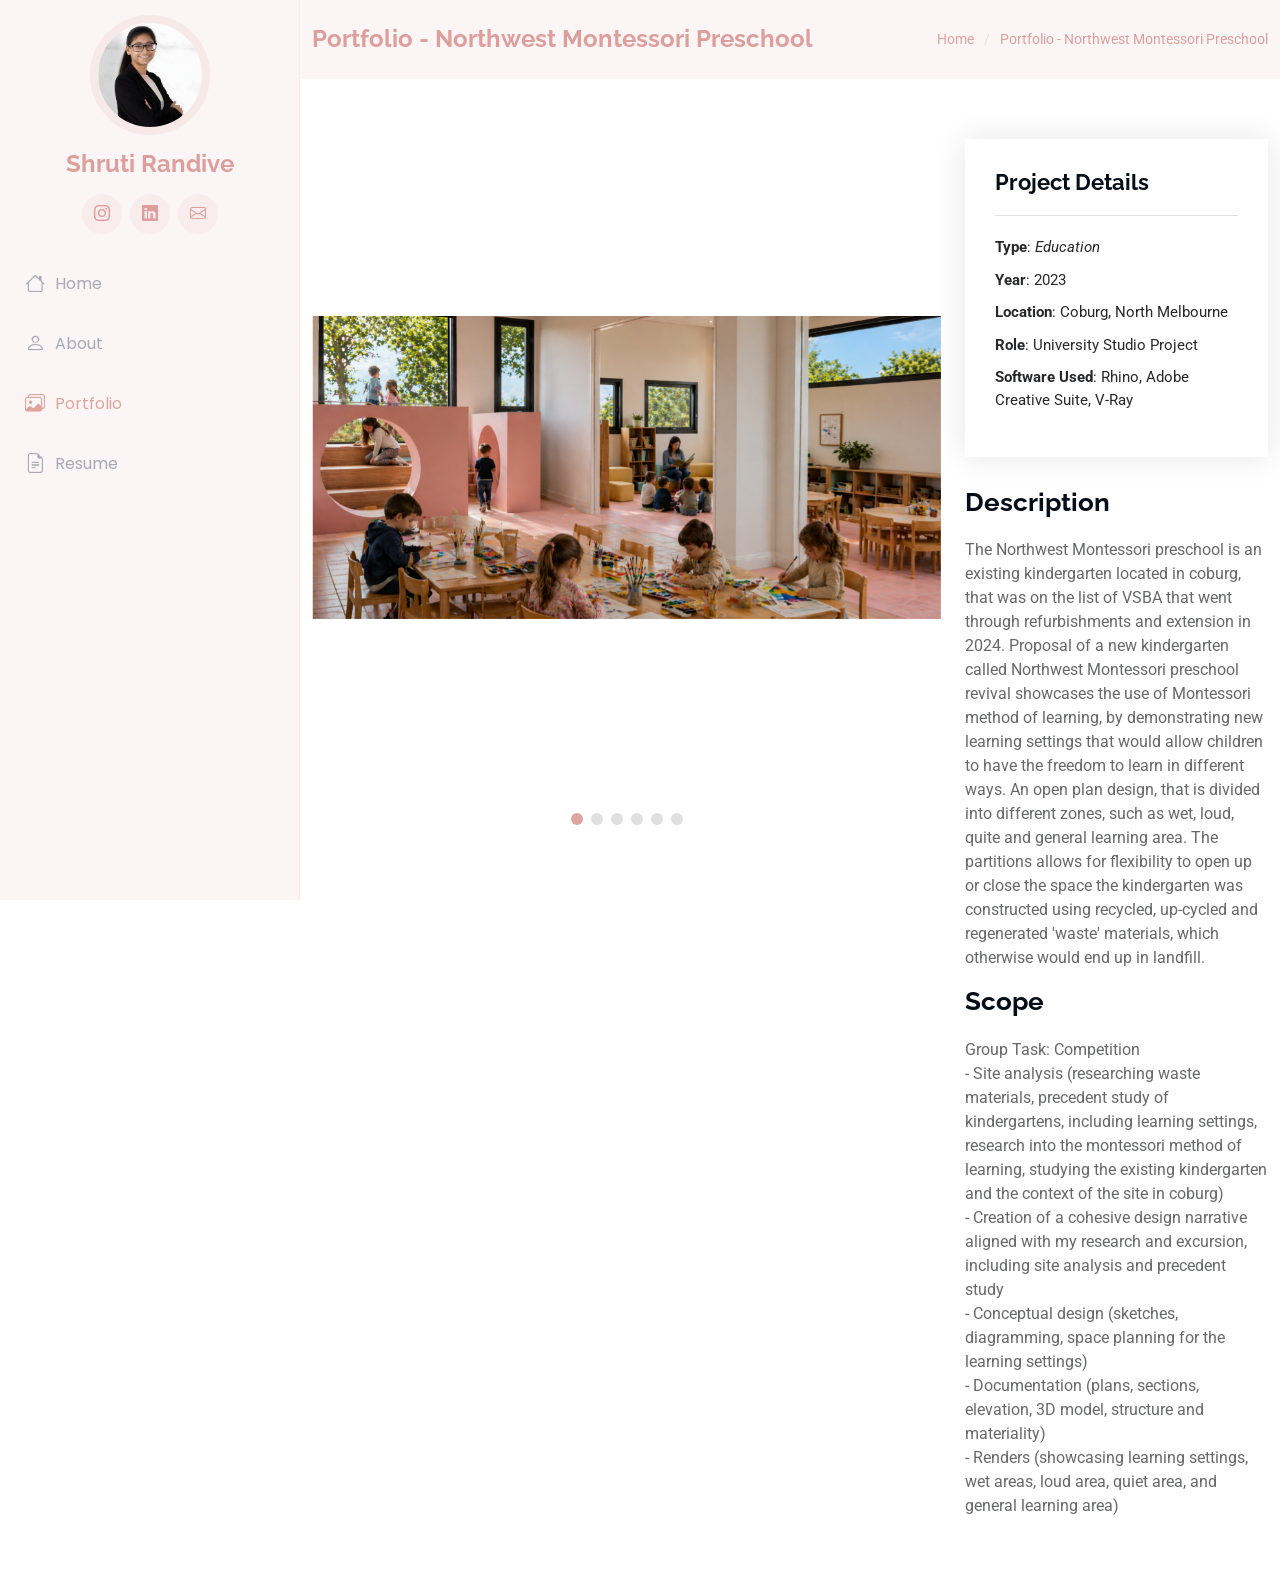
<file: portfolio-northwest-montessori.html>
<!DOCTYPE html>
<html lang="en">

<head>
  <meta charset="utf-8">
  <meta content="width=device-width, initial-scale=1.0" name="viewport">
  <title>Shruti Randive - Portfolio Northwest Montessori Preschool</title>
  <meta content="" name="description">
  <meta content="" name="keywords">

  <!-- Favicons -->
  <link href="assets/img/favicon.png" rel="icon">
  <link href="assets/img/apple-touch-icon.png" rel="apple-touch-icon">

  <!-- Fonts -->
  <link href="https://fonts.googleapis.com" rel="preconnect">
  <link href="https://fonts.gstatic.com" rel="preconnect" crossorigin>
  <link href="https://fonts.googleapis.com/css2?family=Roboto:ital,wght@0,100;0,300;0,400;0,500;0,700;0,900;1,100;1,300;1,400;1,500;1,700;1,900&family=Poppins:ital,wght@0,100;0,200;0,300;0,400;0,500;0,600;0,700;0,800;0,900;1,100;1,200;1,300;1,400;1,500;1,600;1,700;1,800;1,900&family=Raleway:ital,wght@0,100;0,200;0,300;0,400;0,500;0,600;0,700;0,800;0,900;1,100;1,200;1,300;1,400;1,500;1,600;1,700;1,800;1,900&display=swap" rel="stylesheet">

  <!-- Vendor CSS Files -->
  <link href="assets/vendor/bootstrap/css/bootstrap.min.css" rel="stylesheet">
  <link href="assets/vendor/bootstrap-icons/bootstrap-icons.css" rel="stylesheet">
  <link href="assets/vendor/aos/aos.css" rel="stylesheet">
  <link href="assets/vendor/glightbox/css/glightbox.min.css" rel="stylesheet">
  <link href="assets/vendor/swiper/swiper-bundle.min.css" rel="stylesheet">

  <!-- Main CSS File -->
  <link href="assets/css/main.css" rel="stylesheet">

  <!-- =======================================================
  * Template Name: iPortfolio
  * Template URL: https://bootstrapmade.com/iportfolio-bootstrap-portfolio-websites-template/
  * Updated: Jun 29 2024 with Bootstrap v5.3.3
  * Author: BootstrapMade.com
  * License: https://bootstrapmade.com/license/
  ======================================================== -->
</head>

<body class="portfolio-details-page">

  <header id="header" class="header dark-background d-flex flex-column">
    <i class="header-toggle d-xl-none bi bi-list"></i>

    <div class="profile-img">
      <img src="assets/img/my-profile-img.jpg" alt="" class="img-fluid rounded-circle">
    </div>

    <a href="index.html" class="logo d-flex align-items-center justify-content-center">
      <!-- Uncomment the line below if you also wish to use an image logo -->
      <!-- <img src="assets/img/logo.png" alt=""> -->
      <h1 class="sitename">Shruti Randive</h1>
    </a>

    <div class="social-links text-center">
      <a href="https://www.instagram.com/shruti_archistudio" class="instagram"><i class="bi bi-instagram"></i></a>
      <a href="http://linkedin.com/in/shruti-r-a570221b3" class="linkedin"><i class="bi bi-linkedin"></i></a>
      <a href="mailto:shrutirandiveed@gmail.com" class="email"><i class="bi bi-envelope"></i></a>
    </div>

    <nav id="navmenu" class="navmenu">
      <ul>
        <li><a href="index.html#hero"><i class="bi bi-house navicon"></i>Home</a></li>
        <li><a href="index.html#about"><i class="bi bi-person navicon"></i> About</a></li>
        <li><a href="index.html#portfolio" class="active"><i class="bi bi-images navicon"></i> Portfolio</a></li>
        <li><a href="index.html#resume"><i class="bi bi-file-earmark-text navicon"></i> Resume</a></li>
      </ul>
    </nav>

  </header>

  <main class="main">

    <!-- Page Title -->
    <div class="page-title dark-background">
      <div class="container d-lg-flex justify-content-between align-items-center">
        <h1 class="mb-2 mb-lg-0">Portfolio - Northwest Montessori Preschool</h1>
        <nav class="breadcrumbs">
          <ol>
            <li><a href="index.html">Home</a></li>
            <li class="current">Portfolio - Northwest Montessori Preschool</li>
          </ol>
        </nav>
      </div>
    </div><!-- End Page Title -->

    <!-- Portfolio Details Section -->
    <section id="portfolio-details" class="portfolio-details section">

      <div class="container" data-aos="fade-up" data-aos-delay="100">

        <div class="row gy-4">

          <div class="col-lg-8">
            <div class="portfolio-details-slider swiper init-swiper">

              <script type="application/json" class="swiper-config">
                {
                  "loop": true,
                  "speed": 600,
                  "autoplay": {
                    "delay": 5000
                  },
                  "slidesPerView": "auto",
                  "pagination": {
                    "el": ".swiper-pagination",
                    "type": "bullets",
                    "clickable": true
                  }
                }
              </script>

              <div class="swiper-wrapper align-items-center">

              <div class="swiper-slide">
                <img src="assets/img/portfolio/northwest-montessori-preschool/main.png" alt="">
              </div>
              
              <div class="swiper-slide">
                <img src="assets/img/portfolio/northwest-montessori-preschool/info.png" alt="">
              </div>

              <div class="swiper-slide">
                <img src="assets/img/portfolio/northwest-montessori-preschool/external.png" alt="">
              </div>

              <div class="swiper-slide">
                <img src="assets/img/portfolio/northwest-montessori-preschool/internal.png" alt="">
              </div>

              <div class="swiper-slide">
                <img src="assets/img/portfolio/northwest-montessori-preschool/materials.png" alt="">
              </div>

              <div class="swiper-slide">
                <img src="assets/img/portfolio/northwest-montessori-preschool/side.png" alt="">
              </div>

              </div>
              <div class="swiper-pagination"></div>
            </div>
          </div>

          <div class="col-lg-4">
            <div class="portfolio-info" data-aos="fade-up" data-aos-delay="200">
              <h3>Project Details</h3>
              <ul>
                <li><strong>Type</strong>: <em>Education</em></li>
                <li><strong>Year</strong>: 2023</li>
                <li><strong>Location</strong>: Coburg, North Melbourne</li>
                <li><strong>Role</strong>: University Studio Project</li>
                <li><strong>Software Used</strong>: Rhino, Adobe Creative Suite, V-Ray</li>
              </ul>

            </div>
            <div class="portfolio-description" data-aos="fade-up" data-aos-delay="300">
              <h2>Description</h2>
              <p>
                The Northwest Montessori preschool is an existing kindergarten located in coburg, that was on the list of VSBA that went through refurbishments and extension in 2024. Proposal of a new kindergarten called Northwest Montessori preschool revival showcases the use of Montessori method of learning, by demonstrating new learning settings that would allow children to have the freedom to learn in different ways. An open plan design, that is divided into different zones, such as wet, loud, quite and general learning area. The partitions allows for flexibility to open up or close the space the kindergarten was constructed using recycled, up-cycled and regenerated 'waste' materials, which otherwise would end up in landfill.
              </p>
              <h2>Scope</h2>
              <p>
                Group Task: Competition
                <br>
                - Site analysis (researching waste materials, precedent study of kindergartens, including learning settings, research into the montessori method of learning, studying the existing kindergarten and the context of the site in coburg)
                <br>
                - Creation of a cohesive design narrative aligned with my research and excursion, including site analysis and precedent study
                <br>
                - Conceptual design (sketches, diagramming, space planning for the learning settings)
                <br>
                - Documentation (plans, sections, elevation, 3D model, structure and materiality)
                <br>
                - Renders (showcasing learning settings, wet areas, loud area, quiet area, and general learning area)
              </p>
            </div>
          </div>

        </div>

      </div>

    </section><!-- /Portfolio Details Section -->

  </main>

  <!-- Scroll Top -->
  <a href="#" id="scroll-top" class="scroll-top d-flex align-items-center justify-content-center"><i class="bi bi-arrow-up-short"></i></a>

  <!-- Preloader -->
  <div id="preloader"></div>

  <!-- Vendor JS Files -->
  <script src="assets/vendor/bootstrap/js/bootstrap.bundle.min.js"></script>
  <script src="assets/vendor/php-email-form/validate.js"></script>
  <script src="assets/vendor/aos/aos.js"></script>
  <script src="assets/vendor/typed.js/typed.umd.js"></script>
  <script src="assets/vendor/purecounter/purecounter_vanilla.js"></script>
  <script src="assets/vendor/waypoints/noframework.waypoints.js"></script>
  <script src="assets/vendor/glightbox/js/glightbox.min.js"></script>
  <script src="assets/vendor/imagesloaded/imagesloaded.pkgd.min.js"></script>
  <script src="assets/vendor/isotope-layout/isotope.pkgd.min.js"></script>
  <script src="assets/vendor/swiper/swiper-bundle.min.js"></script>

  <!-- Main JS File -->
  <script src="assets/js/main.js"></script>

</body>

</html>
</file>
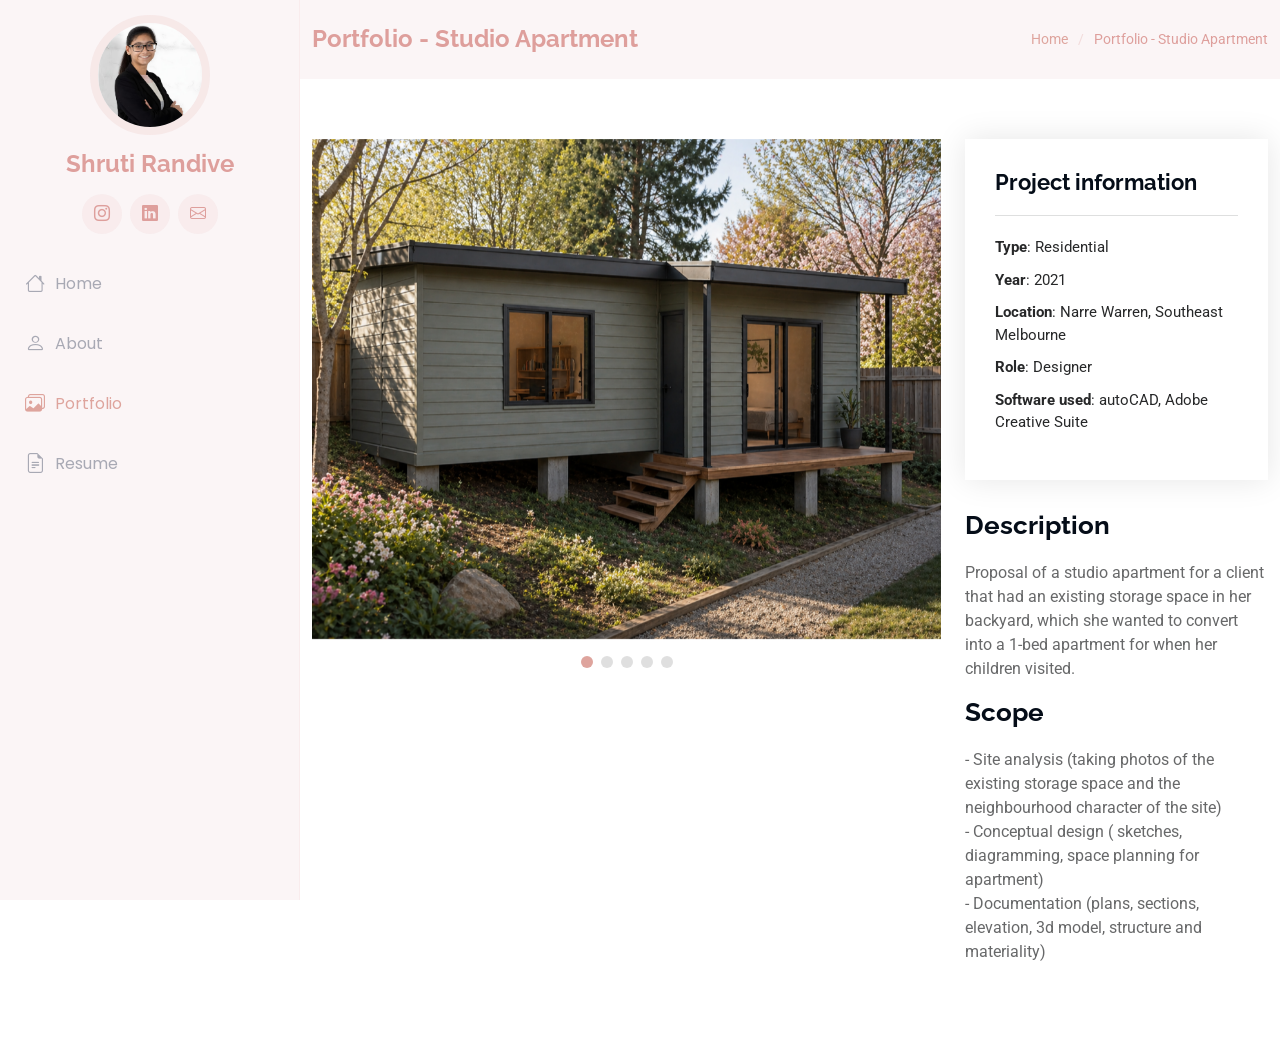
<file: portfolio-studio-apartment.html>
<!DOCTYPE html>
<html lang="en">

<head>
  <meta charset="utf-8">
  <meta content="width=device-width, initial-scale=1.0" name="viewport">
  <title>Shruti Randive - Portfolio Studio Apartment</title>
  <meta content="" name="description">
  <meta content="" name="keywords">

  <!-- Favicons -->
  <link href="assets/img/favicon.png" rel="icon">
  <link href="assets/img/apple-touch-icon.png" rel="apple-touch-icon">

  <!-- Fonts -->
  <link href="https://fonts.googleapis.com" rel="preconnect">
  <link href="https://fonts.gstatic.com" rel="preconnect" crossorigin>
  <link href="https://fonts.googleapis.com/css2?family=Roboto:ital,wght@0,100;0,300;0,400;0,500;0,700;0,900;1,100;1,300;1,400;1,500;1,700;1,900&family=Poppins:ital,wght@0,100;0,200;0,300;0,400;0,500;0,600;0,700;0,800;0,900;1,100;1,200;1,300;1,400;1,500;1,600;1,700;1,800;1,900&family=Raleway:ital,wght@0,100;0,200;0,300;0,400;0,500;0,600;0,700;0,800;0,900;1,100;1,200;1,300;1,400;1,500;1,600;1,700;1,800;1,900&display=swap" rel="stylesheet">

  <!-- Vendor CSS Files -->
  <link href="assets/vendor/bootstrap/css/bootstrap.min.css" rel="stylesheet">
  <link href="assets/vendor/bootstrap-icons/bootstrap-icons.css" rel="stylesheet">
  <link href="assets/vendor/aos/aos.css" rel="stylesheet">
  <link href="assets/vendor/glightbox/css/glightbox.min.css" rel="stylesheet">
  <link href="assets/vendor/swiper/swiper-bundle.min.css" rel="stylesheet">

  <!-- Main CSS File -->
  <link href="assets/css/main.css" rel="stylesheet">

  <!-- =======================================================
  * Template Name: iPortfolio
  * Template URL: https://bootstrapmade.com/iportfolio-bootstrap-portfolio-websites-template/
  * Updated: Jun 29 2024 with Bootstrap v5.3.3
  * Author: BootstrapMade.com
  * License: https://bootstrapmade.com/license/
  ======================================================== -->
</head>

<body class="portfolio-details-page">

  <header id="header" class="header dark-background d-flex flex-column">
    <i class="header-toggle d-xl-none bi bi-list"></i>

    <div class="profile-img">
      <img src="assets/img/my-profile-img.jpg" alt="" class="img-fluid rounded-circle">
    </div>

    <a href="index.html" class="logo d-flex align-items-center justify-content-center">
      <!-- Uncomment the line below if you also wish to use an image logo -->
      <!-- <img src="assets/img/logo.png" alt=""> -->
      <h1 class="sitename">Shruti Randive</h1>
    </a>

    <div class="social-links text-center">
      <a href="https://www.instagram.com/shruti_archistudio" class="instagram"><i class="bi bi-instagram"></i></a>
      <a href="http://linkedin.com/in/shruti-r-a570221b3" class="linkedin"><i class="bi bi-linkedin"></i></a>
      <a href="mailto:shrutirandiveed@gmail.com" class="email"><i class="bi bi-envelope"></i></a>
    </div>

    <nav id="navmenu" class="navmenu">
      <ul>
        <li><a href="index.html#hero"><i class="bi bi-house navicon"></i>Home</a></li>
        <li><a href="index.html#about"><i class="bi bi-person navicon"></i> About</a></li>
        <li><a href="index.html#portfolio" class="active"><i class="bi bi-images navicon"></i> Portfolio</a></li>
        <li><a href="index.html#resume"><i class="bi bi-file-earmark-text navicon"></i> Resume</a></li>
      </ul>
    </nav>

  </header>

  <main class="main">

    <!-- Page Title -->
    <div class="page-title dark-background">
      <div class="container d-lg-flex justify-content-between align-items-center">
        <h1 class="mb-2 mb-lg-0">Portfolio - Studio Apartment</h1>
        <nav class="breadcrumbs">
          <ol>
            <li><a href="index.html">Home</a></li>
            <li class="current">Portfolio - Studio Apartment</li>
          </ol>
        </nav>
      </div>
    </div><!-- End Page Title -->

    <!-- Portfolio Details Section -->
    <section id="portfolio-details" class="portfolio-details section">

      <div class="container" data-aos="fade-up" data-aos-delay="100">

        <div class="row gy-4">

          <div class="col-lg-8">
            <div class="portfolio-details-slider swiper init-swiper">

              <script type="application/json" class="swiper-config">
                {
                  "loop": true,
                  "speed": 600,
                  "autoplay": {
                    "delay": 5000
                  },
                  "slidesPerView": "auto",
                  "pagination": {
                    "el": ".swiper-pagination",
                    "type": "bullets",
                    "clickable": true
                  }
                }
              </script>

              <div class="swiper-wrapper align-items-center">

                <div class="swiper-slide">
                  <img src="assets/img/portfolio/studio-apartment/concept.png" alt="">
                </div>

                <div class="swiper-slide">
                  <img src="assets/img/portfolio/studio-apartment/site-analysis.png" alt="">
                </div>

                <div class="swiper-slide">
                  <img src="assets/img/portfolio/studio-apartment/facade.png" alt="">
                </div>

                <div class="swiper-slide">
                  <img src="assets/img/portfolio/studio-apartment/floor-plan.png" alt="">
                </div>

                <div class="swiper-slide">
                  <img src="assets/img/portfolio/studio-apartment/structure.png" alt="">
                </div>

              </div>
              <div class="swiper-pagination"></div>
            </div>
          </div>

          <div class="col-lg-4">
            <div class="portfolio-info" data-aos="fade-up" data-aos-delay="200">
              <h3>Project information</h3>
              <ul>
                <li><strong>Type</strong>: Residential</li>
                <li><strong>Year</strong>: 2021</li>
                <li><strong>Location</strong>: Narre Warren, Southeast Melbourne</li>
                <li><strong>Role</strong>: Designer</li>
                <li><strong>Software used</strong>: autoCAD, Adobe Creative Suite</li>
              </ul>
            </div>
            <div class="portfolio-description" data-aos="fade-up" data-aos-delay="300">
              <h2>Description</h2>
              <p>
                Proposal of a studio apartment for a client that had an existing storage space in her backyard, which she wanted to convert into a 1-bed apartment for when her children visited.
              </p>
              <h2>Scope</h2>
              <p>
                - Site analysis (taking photos of the existing storage space and the neighbourhood character of the site)
                <br> 
                - Conceptual design ( sketches, diagramming, space planning for apartment)
                <br>
                - Documentation (plans, sections, elevation, 3d model, structure and materiality)
              </p>

            </div>
          </div>

        </div>

      </div>

    </section><!-- /Portfolio Details Section -->

  </main>

  <!-- Scroll Top -->
  <a href="#" id="scroll-top" class="scroll-top d-flex align-items-center justify-content-center"><i class="bi bi-arrow-up-short"></i></a>

  <!-- Preloader -->
  <div id="preloader"></div>

  <!-- Vendor JS Files -->
  <script src="assets/vendor/bootstrap/js/bootstrap.bundle.min.js"></script>
  <script src="assets/vendor/php-email-form/validate.js"></script>
  <script src="assets/vendor/aos/aos.js"></script>
  <script src="assets/vendor/typed.js/typed.umd.js"></script>
  <script src="assets/vendor/purecounter/purecounter_vanilla.js"></script>
  <script src="assets/vendor/waypoints/noframework.waypoints.js"></script>
  <script src="assets/vendor/glightbox/js/glightbox.min.js"></script>
  <script src="assets/vendor/imagesloaded/imagesloaded.pkgd.min.js"></script>
  <script src="assets/vendor/isotope-layout/isotope.pkgd.min.js"></script>
  <script src="assets/vendor/swiper/swiper-bundle.min.js"></script>

  <!-- Main JS File -->
  <script src="assets/js/main.js"></script>

</body>

</html>
</file>
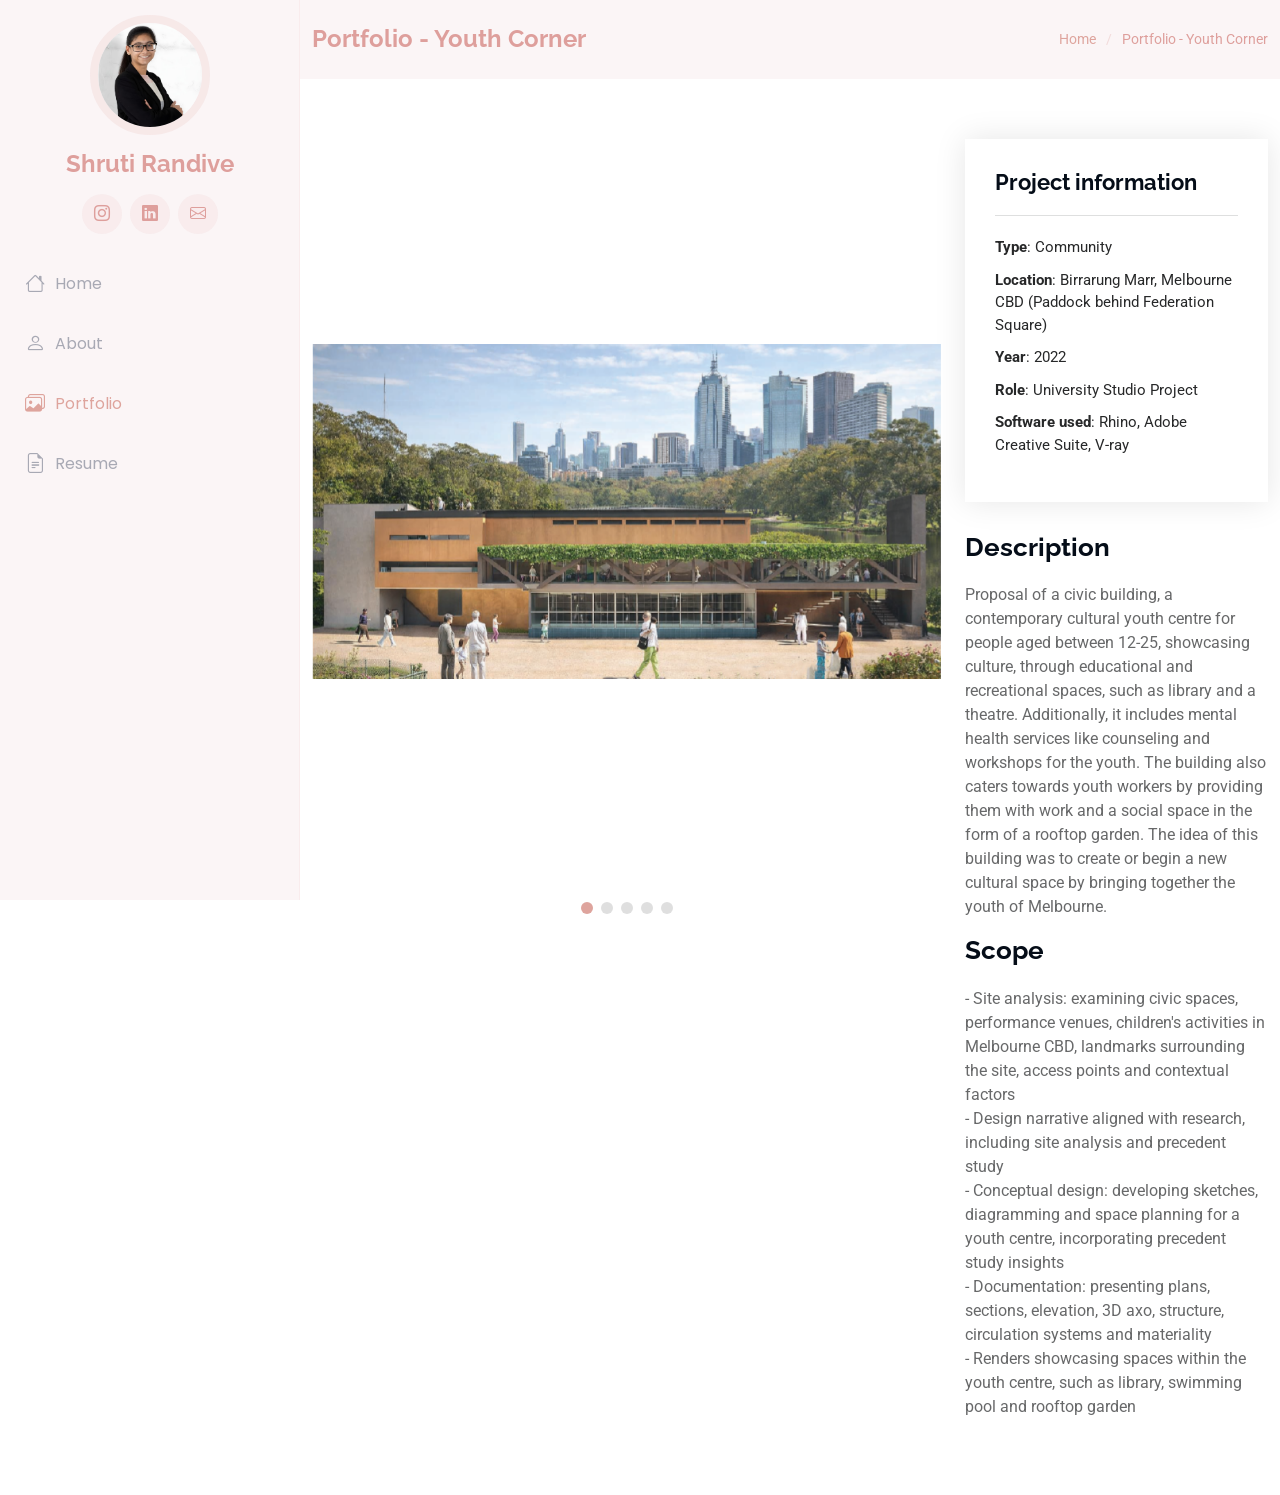
<file: portfolio-youth-corner.html>
<!DOCTYPE html>
<html lang="en">

<head>
  <meta charset="utf-8">
  <meta content="width=device-width, initial-scale=1.0" name="viewport">
  <title>Shruti Randive - Portfolio Youth Corner</title>
  <meta content="" name="description">
  <meta content="" name="keywords">

  <!-- Favicons -->
  <link href="assets/img/favicon.png" rel="icon">
  <link href="assets/img/apple-touch-icon.png" rel="apple-touch-icon">

  <!-- Fonts -->
  <link href="https://fonts.googleapis.com" rel="preconnect">
  <link href="https://fonts.gstatic.com" rel="preconnect" crossorigin>
  <link href="https://fonts.googleapis.com/css2?family=Roboto:ital,wght@0,100;0,300;0,400;0,500;0,700;0,900;1,100;1,300;1,400;1,500;1,700;1,900&family=Poppins:ital,wght@0,100;0,200;0,300;0,400;0,500;0,600;0,700;0,800;0,900;1,100;1,200;1,300;1,400;1,500;1,600;1,700;1,800;1,900&family=Raleway:ital,wght@0,100;0,200;0,300;0,400;0,500;0,600;0,700;0,800;0,900;1,100;1,200;1,300;1,400;1,500;1,600;1,700;1,800;1,900&display=swap" rel="stylesheet">

  <!-- Vendor CSS Files -->
  <link href="assets/vendor/bootstrap/css/bootstrap.min.css" rel="stylesheet">
  <link href="assets/vendor/bootstrap-icons/bootstrap-icons.css" rel="stylesheet">
  <link href="assets/vendor/aos/aos.css" rel="stylesheet">
  <link href="assets/vendor/glightbox/css/glightbox.min.css" rel="stylesheet">
  <link href="assets/vendor/swiper/swiper-bundle.min.css" rel="stylesheet">

  <!-- Main CSS File -->
  <link href="assets/css/main.css" rel="stylesheet">

  <!-- =======================================================
  * Template Name: iPortfolio
  * Template URL: https://bootstrapmade.com/iportfolio-bootstrap-portfolio-websites-template/
  * Updated: Jun 29 2024 with Bootstrap v5.3.3
  * Author: BootstrapMade.com
  * License: https://bootstrapmade.com/license/
  ======================================================== -->
</head>

<body class="portfolio-details-page">

  <header id="header" class="header dark-background d-flex flex-column">
    <i class="header-toggle d-xl-none bi bi-list"></i>

    <div class="profile-img">
      <img src="assets/img/my-profile-img.jpg" alt="" class="img-fluid rounded-circle">
    </div>

    <a href="index.html" class="logo d-flex align-items-center justify-content-center">
      <!-- Uncomment the line below if you also wish to use an image logo -->
      <!-- <img src="assets/img/logo.png" alt=""> -->
      <h1 class="sitename">Shruti Randive</h1>
    </a>

    <div class="social-links text-center">
      <a href="https://www.instagram.com/shruti_archistudio" class="instagram"><i class="bi bi-instagram"></i></a>
      <a href="http://linkedin.com/in/shruti-r-a570221b3" class="linkedin"><i class="bi bi-linkedin"></i></a>
      <a href="mailto:shrutirandiveed@gmail.com" class="email"><i class="bi bi-envelope"></i></a>
    </div>

    <nav id="navmenu" class="navmenu">
      <ul>
        <li><a href="index.html#hero"><i class="bi bi-house navicon"></i>Home</a></li>
        <li><a href="index.html#about"><i class="bi bi-person navicon"></i> About</a></li>
        <li><a href="index.html#portfolio" class="active"><i class="bi bi-images navicon"></i> Portfolio</a></li>
        <li><a href="index.html#resume"><i class="bi bi-file-earmark-text navicon"></i> Resume</a></li>
      </ul>
    </nav>

  </header>

  <main class="main">

    <!-- Page Title -->
    <div class="page-title dark-background">
      <div class="container d-lg-flex justify-content-between align-items-center">
        <h1 class="mb-2 mb-lg-0">Portfolio - Youth Corner</h1>
        <nav class="breadcrumbs">
          <ol>
            <li><a href="index.html">Home</a></li>
            <li class="current">Portfolio - Youth Corner</li>
          </ol>
        </nav>
      </div>
    </div><!-- End Page Title -->

    <!-- Portfolio Details Section -->
    <section id="portfolio-details" class="portfolio-details section">

      <div class="container" data-aos="fade-up" data-aos-delay="100">

        <div class="row gy-4">

          <div class="col-lg-8">
            <div class="portfolio-details-slider swiper init-swiper">

              <script type="application/json" class="swiper-config">
                {
                  "loop": true,
                  "speed": 600,
                  "autoplay": {
                    "delay": 5000
                  },
                  "slidesPerView": "auto",
                  "pagination": {
                    "el": ".swiper-pagination",
                    "type": "bullets",
                    "clickable": true
                  }
                }
              </script>

              <div class="swiper-wrapper align-items-center">

                <div class="swiper-slide">
                  <img src="assets/img/portfolio/youth-corner/main.png" alt="">
                </div>

                <div class="swiper-slide">
                  <img src="assets/img/portfolio/youth-corner/info1.png" alt="">
                </div>

                <div class="swiper-slide">
                  <img src="assets/img/portfolio/youth-corner/info2.png" alt="">
                </div>

                <div class="swiper-slide">
                  <img src="assets/img/portfolio/youth-corner/info3.png" alt="">
                </div>

                <div class="swiper-slide">
                  <img src="assets/img/portfolio/youth-corner/info5.png" alt="">
                </div>

              </div>
              <div class="swiper-pagination"></div>
            </div>
          </div>

          <div class="col-lg-4">
            <div class="portfolio-info" data-aos="fade-up" data-aos-delay="200">
              <h3>Project information</h3>
              <ul>
                <li><strong>Type</strong>: Community</li>
                <li><strong>Location</strong>: Birrarung Marr, Melbourne CBD (Paddock behind Federation Square)</li>
                <li><strong>Year</strong>: 2022</li>
                <li><strong>Role</strong>: University Studio Project</li>
                <li><strong>Software used</strong>: Rhino, Adobe Creative Suite, V-ray</li>
              </ul>
            </div>
            <div class="portfolio-description" data-aos="fade-up" data-aos-delay="300">
              <h2>Description</h2>
              <p>
                Proposal of a civic building, a contemporary cultural youth centre for people aged between 12-25, showcasing culture, through educational and recreational spaces, such as library and a theatre. Additionally, it includes mental health services like counseling and workshops for the youth. The building also caters towards youth workers by providing them with work and a social space in the form of a rooftop garden. The idea of this building was to create or begin a new cultural space by bringing together the youth of Melbourne.
              </p>
              <h2>Scope</h2>
              <p>
                - Site analysis: examining civic spaces, performance venues, children's activities in Melbourne CBD, landmarks surrounding the site, access points and contextual factors
                <br>
                - Design narrative aligned with research, including site analysis and precedent study
                <br>
                - Conceptual design: developing sketches, diagramming and space planning for a youth centre, incorporating precedent study insights
                <br>
                - Documentation: presenting plans, sections, elevation, 3D axo, structure, circulation systems and materiality
                <br>
                - Renders showcasing spaces within the youth centre, such as library, swimming pool and rooftop garden
              </p>

            </div>
          </div>

        </div>

      </div>

    </section><!-- /Portfolio Details Section -->

  </main>

  <!-- Scroll Top -->
  <a href="#" id="scroll-top" class="scroll-top d-flex align-items-center justify-content-center"><i class="bi bi-arrow-up-short"></i></a>

  <!-- Preloader -->
  <div id="preloader"></div>

  <!-- Vendor JS Files -->
  <script src="assets/vendor/bootstrap/js/bootstrap.bundle.min.js"></script>
  <script src="assets/vendor/php-email-form/validate.js"></script>
  <script src="assets/vendor/aos/aos.js"></script>
  <script src="assets/vendor/typed.js/typed.umd.js"></script>
  <script src="assets/vendor/purecounter/purecounter_vanilla.js"></script>
  <script src="assets/vendor/waypoints/noframework.waypoints.js"></script>
  <script src="assets/vendor/glightbox/js/glightbox.min.js"></script>
  <script src="assets/vendor/imagesloaded/imagesloaded.pkgd.min.js"></script>
  <script src="assets/vendor/isotope-layout/isotope.pkgd.min.js"></script>
  <script src="assets/vendor/swiper/swiper-bundle.min.js"></script>

  <!-- Main JS File -->
  <script src="assets/js/main.js"></script>

</body>

</html>
</file>
<file: assets/css/main.css>
/**
* Template Name: iPortfolio
* Template URL: https://bootstrapmade.com/iportfolio-bootstrap-portfolio-websites-template/
* Updated: Jun 29 2024 with Bootstrap v5.3.3
* Author: BootstrapMade.com
* License: https://bootstrapmade.com/license/
*/

/*--------------------------------------------------------------
# Font & Color Variables
# Help: https://bootstrapmade.com/color-system/
--------------------------------------------------------------*/
/* Fonts */
:root {
  --default-font: "Roboto",  system-ui, -apple-system, "Segoe UI", Roboto, "Helvetica Neue", Arial, "Noto Sans", "Liberation Sans", sans-serif, "Apple Color Emoji", "Segoe UI Emoji", "Segoe UI Symbol", "Noto Color Emoji";
  --heading-font: "Raleway",  sans-serif;
  --nav-font: "Poppins",  sans-serif;
}

/* Global Colors - The following color variables are used throughout the website. Updating them here will change the color scheme of the entire website */
:root { 
  --background-color: #ffffff; /* Background color for the entire website, including individual sections */
  --default-color: #272829; /* Default color used for the majority of the text content across the entire website */
  --heading-color: #050d18; /* Color for headings, subheadings and title throughout the website */
  --accent-color: #dea49d; /* Accent color that represents your brand on the website. It's used for buttons, links, and other elements that need to stand out */
  --surface-color: #ffffff; /* The surface color is used as a background of boxed elements within sections, such as cards, icon boxes, or other elements that require a visual separation from the global background. */
  --contrast-color: #ffffff; /* Contrast color for text, ensuring readability against backgrounds of accent, heading, or default colors. */
}

/* Nav Menu Colors - The following color variables are used specifically for the navigation menu. They are separate from the global colors to allow for more customization options */
:root {
  --nav-color: #a8a9b4;  /* The default color of the main navmenu links */
  --nav-hover-color: #dea49d; /* Applied to main navmenu links when they are hovered over or active */
  --nav-mobile-background-color: #040b14; /* Used as the background color for mobile navigation menu */
  --nav-dropdown-background-color: #040b14; /* Used as the background color for dropdown items that appear when hovering over primary navigation items */
  --nav-dropdown-color: #a8a9b4; /* Used for navigation links of the dropdown items in the navigation menu. */
  --nav-dropdown-hover-color: #dea49d; /* Similar to --nav-hover-color, this color is applied to dropdown navigation links when they are hovered over. */
}

/* Color Presets - These classes override global colors when applied to any section or element, providing reuse of the sam color scheme. */

.light-background {
  --background-color: #fbf5f6;
  --surface-color: #ffffff;
}

.dark-background {
  --background-color: #fbf5f6;
  --default-color: #de9f9c;
  --heading-color: #de9f9c;
  --surface-color: #151f2b;
  --contrast-color: #ffffff;
}

/* Smooth scroll */
:root {
  scroll-behavior: smooth;
}

/*--------------------------------------------------------------
# General Styling & Shared Classes
--------------------------------------------------------------*/
body {
  color: var(--default-color);
  background-color: var(--background-color);
  font-family: var(--default-font);
}

a {
  color: var(--accent-color);
  text-decoration: none;
  transition: 0.3s;
}

a:hover {
  color: color-mix(in srgb, var(--accent-color), transparent 25%);
  text-decoration: none;
}

h1,
h2,
h3,
h4,
h5,
h6 {
  color: var(--heading-color);
  font-family: var(--heading-font);
}

/* PHP Email Form Messages
------------------------------*/
.php-email-form .error-message {
  display: none;
  background: #df1529;
  color: #ffffff;
  text-align: left;
  padding: 15px;
  margin-bottom: 24px;
  font-weight: 600;
}

.php-email-form .sent-message {
  display: none;
  color: #ffffff;
  background: #059652;
  text-align: center;
  padding: 15px;
  margin-bottom: 24px;
  font-weight: 600;
}

.php-email-form .loading {
  display: none;
  background: var(--surface-color);
  text-align: center;
  padding: 15px;
  margin-bottom: 24px;
}

.php-email-form .loading:before {
  content: "";
  display: inline-block;
  border-radius: 50%;
  width: 24px;
  height: 24px;
  margin: 0 10px -6px 0;
  border: 3px solid var(--accent-color);
  border-top-color: var(--surface-color);
  animation: php-email-form-loading 1s linear infinite;
}

@keyframes php-email-form-loading {
  0% {
    transform: rotate(0deg);
  }

  100% {
    transform: rotate(360deg);
  }
}

/*--------------------------------------------------------------
# Global Header
--------------------------------------------------------------*/
.header {
  color: var(--default-color);
  background-color: var(--background-color);
  position: fixed;
  top: 0;
  left: 0;
  bottom: 0;
  padding: 0 15px;
  width: 300px;
  transition: all ease-in-out 0.3s;
  overflow-y: auto;
  z-index: 997;
  border-right: 1px solid color-mix(in srgb, var(--default-color), transparent 90%);
}

.header .profile-img img {
  margin: 15px auto;
  display: block;
  width: 120px;
  border: 8px solid color-mix(in srgb, var(--default-color), transparent 85%);
}

.header .logo {
  line-height: 1;
  margin-bottom: 15px;
}

.header .logo img {
  max-height: 32px;
  margin-right: 8px;
}

.header .logo h1 {
  font-size: 24px;
  margin: 0;
  font-weight: 700;
  color: var(--heading-color);
}

.header .social-links {
  margin: 0 0 20px 0;
}

.header .social-links a {
  font-size: 16px;
  display: inline-flex;
  align-items: center;
  justify-content: center;
  background: color-mix(in srgb, var(--default-color), transparent 90%);
  color: var(--default-color);
  margin: 0 2px;
  border-radius: 50%;
  text-align: center;
  width: 40px;
  height: 40px;
  transition: 0.3s;
}

.header .social-links a:hover {
  color: var(--contrast-color);
  background: var(--accent-color);
}

@media (min-width: 1200px) {

  .header~main,
  .header~#footer {
    margin-left: 300px;
  }
}

@media (max-width: 1199px) {
  .header {
    left: -100%;
  }
}

.header.header-show {
  left: 0;
}

.header .header-toggle {
  color: var(--contrast-color);
  background-color: var(--accent-color);
  font-size: 22px;
  display: flex;
  align-items: center;
  justify-content: center;
  width: 40px;
  height: 40px;
  border-radius: 50%;
  cursor: pointer;
  position: fixed;
  top: 15px;
  right: 15px;
  z-index: 9999;
  transition: background-color 0.3s;
}

.header .header-toggle:hover {
  color: var(--contrast-color);
  background-color: color-mix(in srgb, var(--accent-color) 90%, white 15%);
}

/*--------------------------------------------------------------
# Navigation Menu
--------------------------------------------------------------*/
.mobile-nav-toggle {
  display: none;
}

.navmenu {
  padding: 0;
  z-index: 9997;
}

.navmenu ul {
  list-style: none;
  padding: 0 0 20px 0;
  margin: 0;
}

.navmenu a,
.navmenu a:focus {
  color: var(--nav-color);
  padding: 15px 10px;
  font-family: var(--nav-font);
  font-size: 16px;
  font-weight: 400;
  display: flex;
  align-items: center;
  white-space: nowrap;
  transition: 0.3s;
  width: 100%;
}

.navmenu a .navicon,
.navmenu a:focus .navicon {
  font-size: 20px;
  margin-right: 10px;
}

.navmenu a .toggle-dropdown,
.navmenu a:focus .toggle-dropdown {
  font-size: 12px;
  line-height: 0;
  margin-left: auto;
  width: 30px;
  height: 30px;
  display: flex;
  align-items: center;
  justify-content: center;
  border-radius: 50%;
  transition: 0.3s;
  flex-shrink: 0;
  background-color: color-mix(in srgb, var(--accent-color), transparent 90%);
}

.navmenu a .toggle-dropdown:hover,
.navmenu a:focus .toggle-dropdown:hover {
  background-color: var(--accent-color);
  color: var(--contrast-color);
}

.navmenu a:hover,
.navmenu .active,
.navmenu .active:focus {
  color: var(--nav-hover-color);
}

.navmenu a:hover .navicon,
.navmenu .active .navicon,
.navmenu .active:focus .navicon {
  color: var(--accent-color);
}

.navmenu .active .toggle-dropdown,
.navmenu .active:focus .toggle-dropdown {
  background-color: var(--accent-color);
  color: var(--contrast-color);
  transform: rotate(180deg);
}

.navmenu .dropdown {
  display: block;
}

.navmenu .dropdown a,
.navmenu .dropdown a:focus {
  color: --nav-dropdown-color;
}

.navmenu .dropdown a:hover,
.navmenu .dropdown .active,
.navmenu .dropdown .active:focus {
  color: var(--nav-dropdown-hover-color);
}

.navmenu .dropdown ul {
  position: static;
  display: none;
  z-index: 99;
  padding: 5px 10px;
  margin: 5px 10px;
  background-color: var(--nav-dropdown-background-color);
  border: 1px solid color-mix(in srgb, var(--default-color), transparent 90%);
  box-shadow: none;
  transition: all 0.5s ease-in-out;
}

.navmenu .dropdown ul ul {
  background-color: rgba(33, 37, 41, 0.1);
}

.navmenu .dropdown>.dropdown-active {
  display: block;
  background-color: rgba(33, 37, 41, 0.03);
}

/*--------------------------------------------------------------
# Global Footer
--------------------------------------------------------------*/
.footer {
  color: var(--default-color);
  background-color: var(--background-color);
  font-size: 14px;
  padding: 40px 0;
  position: relative;
  border-top: 1px solid color-mix(in srgb, var(--default-color), transparent 90%);
}

.footer .copyright p {
  margin-bottom: 0;
}

.footer .credits {
  margin-top: 4px;
  font-size: 13px;
  text-align: center;
}

/*--------------------------------------------------------------
# Preloader
--------------------------------------------------------------*/
#preloader {
  position: fixed;
  inset: 0;
  z-index: 999999;
  overflow: hidden;
  background: var(--background-color);
  transition: all 0.6s ease-out;
}

#preloader:before {
  content: "";
  position: fixed;
  top: calc(50% - 30px);
  left: calc(50% - 30px);
  border: 6px solid #ffffff;
  border-color: var(--accent-color) transparent var(--accent-color) transparent;
  border-radius: 50%;
  width: 60px;
  height: 60px;
  animation: animate-preloader 1.5s linear infinite;
}

@keyframes animate-preloader {
  0% {
    transform: rotate(0deg);
  }

  100% {
    transform: rotate(360deg);
  }
}

/*--------------------------------------------------------------
# Scroll Top Button
--------------------------------------------------------------*/
.scroll-top {
  position: fixed;
  visibility: hidden;
  opacity: 0;
  right: 15px;
  bottom: -15px;
  z-index: 99999;
  background-color: var(--accent-color);
  width: 44px;
  height: 44px;
  border-radius: 50px;
  transition: all 0.4s;
}

.scroll-top i {
  font-size: 24px;
  color: var(--contrast-color);
  line-height: 0;
}

.scroll-top:hover {
  background-color: color-mix(in srgb, var(--accent-color), transparent 20%);
  color: var(--contrast-color);
}

.scroll-top.active {
  visibility: visible;
  opacity: 1;
  bottom: 15px;
}

/*--------------------------------------------------------------
# Disable aos animation delay on mobile devices
--------------------------------------------------------------*/
@media screen and (max-width: 768px) {
  [data-aos-delay] {
    transition-delay: 0 !important;
  }
}

/*--------------------------------------------------------------
# Global Page Titles & Breadcrumbs
--------------------------------------------------------------*/
.page-title {
  color: var(--default-color);
  background-color: var(--background-color);
  padding: 25px 0;
  position: relative;
}

.page-title h1 {
  font-size: 24px;
  font-weight: 700;
}

.page-title .breadcrumbs ol {
  display: flex;
  flex-wrap: wrap;
  list-style: none;
  padding: 0;
  margin: 0;
  font-size: 14px;
  font-weight: 400;
}

.page-title .breadcrumbs ol li+li {
  padding-left: 10px;
}

.page-title .breadcrumbs ol li+li::before {
  content: "/";
  display: inline-block;
  padding-right: 10px;
  color: color-mix(in srgb, var(--default-color), transparent 70%);
}

/*--------------------------------------------------------------
# Global Sections
--------------------------------------------------------------*/
section,
.section {
  color: var(--default-color);
  background-color: var(--background-color);
  padding: 60px 0;
  overflow: clip;
}

/*--------------------------------------------------------------
# Global Section Titles
--------------------------------------------------------------*/
.section-title {
  padding-bottom: 60px;
  position: relative;
}

.section-title h2 {
  font-size: 32px;
  font-weight: 700;
  margin-bottom: 20px;
  padding-bottom: 20px;
  position: relative;
}

.section-title h2:after {
  content: "";
  position: absolute;
  display: block;
  width: 50px;
  height: 3px;
  background: var(--accent-color);
  left: 0;
  bottom: 0;
}

.section-title p {
  margin-bottom: 0;
}

/*--------------------------------------------------------------
# Hero Section
--------------------------------------------------------------*/
.hero {
	color: #fff;
	background: linear-gradient(-45deg, #ffffff, #ff468d);
	background-size: 400% 400%;
	-webkit-animation: Gradient 10s ease infinite;
	-moz-animation: Gradient 10s ease infinite;
	animation: Gradient 10s ease infinite;
  width: 100%;
  min-height: 100vh;
  position: relative;
  padding: 80px 0;
  display: flex;
  align-items: center;
  justify-content: center;
}

.hero img {
  position: absolute;
  inset: 0;
  display: block;
  width: 100%;
  height: 100%;
  object-fit: cover;
  z-index: 1;
}

.hero:before {
  content: "";
  background: color-mix(in srgb, var(--background-color), transparent 70%);
  position: absolute;
  inset: 0;
  z-index: 2;
}

.hero .container {
  position: relative;
  z-index: 3;
}

.hero h2 {
  margin: 0;
  font-size: 64px;
  font-weight: 700;
}

.hero p {
  margin: 5px 0 0 0;
  font-size: 26px;
}

.hero p span {
  letter-spacing: 1px;
  border-bottom: 2px solid var(--accent-color);
}

.hero .social-links {
  margin-top: 25px;
}

.hero .social-links a {
  font-size: 24px;
  display: inline-block;
  color: color-mix(in srgb, var(--default-color), transparent 50%);
  line-height: 1;
  margin-right: 20px;
  transition: 0.3s;
}

.hero .social-links a:hover {
  color: var(--accent-color);
}

@media (max-width: 768px) {
  .hero h2 {
    font-size: 32px;
  }

  .hero p {
    font-size: 20px;
  }
}

@-webkit-keyframes Gradient {
	0% {
		background-position: 0% 50%
	}
	50% {
		background-position: 100% 50%
	}
	100% {
		background-position: 0% 50%
	}
}

@-moz-keyframes Gradient {
	0% {
		background-position: 0% 50%
	}
	50% {
		background-position: 100% 50%
	}
	100% {
		background-position: 0% 50%
	}
}

@keyframes Gradient {
	0% {
		background-position: 0% 50%
	}
	50% {
		background-position: 100% 50%
	}
	100% {
		background-position: 0% 50%
	}
}

.shruti-title {
  --heading-color: #151f2b;
}

/*--------------------------------------------------------------
# About Section
--------------------------------------------------------------*/
.about .content h2 {
  font-weight: 700;
  font-size: 24px;
}

.about .content ul {
  list-style: none;
  padding: 0;
}

.about .content ul li {
  margin-bottom: 20px;
  display: flex;
  align-items: center;
}

.about .content ul strong {
  margin-right: 10px;
}

.about .content ul i {
  font-size: 16px;
  margin-right: 5px;
  color: var(--accent-color);
  line-height: 0;
}

/*--------------------------------------------------------------
# Stats Section
--------------------------------------------------------------*/
.stats .stats-item {
  padding: 30px;
  width: 100%;
}

.stats .stats-item i {
  color: var(--accent-color);
  display: block;
  font-size: 44px;
  float: left;
  line-height: 0;
}

.stats .stats-item .purecounter {
  color: var(--heading-color);
  font-size: 48px;
  line-height: 40px;
  display: block;
  font-weight: 700;
  margin-left: 60px;
}

.stats .stats-item p {
  color: color-mix(in srgb, var(--default-color), transparent 40%);
  padding: 15px 0 0 0;
  margin: 0 0 0 60px;
  font-family: var(--heading-font);
  font-size: 14px;
}

/*--------------------------------------------------------------
# Skills Section
--------------------------------------------------------------*/
.skills .progress {
  height: 60px;
  display: block;
  background: none;
  border-radius: 0;
}

.skills .progress .skill {
  color: var(--heading-color);
  padding: 0;
  margin: 0 0 6px 0;
  text-transform: uppercase;
  display: block;
  font-weight: 600;
  font-family: var(--heading-font);
}

.skills .progress .skill .val {
  float: right;
  font-style: normal;
}

.skills .progress-bar-wrap {
  background: color-mix(in srgb, var(--default-color), transparent 90%);
  height: 10px;
}

.skills .progress-bar {
  width: 1px;
  height: 10px;
  transition: 0.9s;
  background-color: var(--accent-color);
}

/*--------------------------------------------------------------
# Resume Section
--------------------------------------------------------------*/
.resume .resume-title {
  color: var(--heading-color);
  font-size: 26px;
  font-weight: 700;
  margin-top: 20px;
  margin-bottom: 20px;
}

.resume .resume-item {
  padding: 0 0 20px 20px;
  margin-top: -2px;
  border-left: 2px solid var(--accent-color);
  position: relative;
}

.resume .resume-item h4 {
  line-height: 18px;
  font-size: 18px;
  font-weight: 600;
  text-transform: uppercase;
  color: color-mix(in srgb, var(--default-color), transparent 20%);
  margin-bottom: 10px;
}

.resume .resume-item h5 {
  font-size: 16px;
  padding: 5px 15px;
  display: inline-block;
  font-weight: 600;
  margin-bottom: 10px;
}

.resume .resume-item ul {
  padding-left: 20px;
}

.resume .resume-item ul li {
  padding-bottom: 10px;
}

.resume .resume-item:last-child {
  padding-bottom: 0;
}

.resume .resume-item::before {
  content: "";
  position: absolute;
  width: 16px;
  height: 16px;
  border-radius: 50px;
  left: -9px;
  top: 0;
  background: var(--background-color);
  border: 2px solid var(--accent-color);
}

/*--------------------------------------------------------------
# Portfolio Section
--------------------------------------------------------------*/
.portfolio .portfolio-filters {
  padding: 0;
  margin: 0 auto 20px auto;
  list-style: none;
  text-align: center;
}

.portfolio .portfolio-filters li {
  cursor: pointer;
  display: inline-block;
  padding: 0;
  font-size: 14px;
  font-weight: 400;
  margin: 0 10px;
  line-height: 1;
  text-transform: uppercase;
  margin-bottom: 10px;
  transition: all 0.3s ease-in-out;
}

.portfolio .portfolio-filters li:hover,
.portfolio .portfolio-filters li.filter-active {
  color: var(--accent-color);
}

.portfolio .portfolio-filters li:first-child {
  margin-left: 0;
}

.portfolio .portfolio-filters li:last-child {
  margin-right: 0;
}

@media (max-width: 575px) {
  .portfolio .portfolio-filters li {
    font-size: 14px;
    margin: 0 5px;
  }
}

.portfolio .portfolio-content {
  position: relative;
  overflow: hidden;
}

.portfolio .portfolio-content img {
  transition: 0.3s;
}

.portfolio .portfolio-content .portfolio-info {
  opacity: 0;
  position: absolute;
  inset: 0;
  z-index: 3;
  transition: all ease-in-out 0.3s;
  background: rgba(0, 0, 0, 0.6);
  padding: 15px;
}

.portfolio .portfolio-content .portfolio-info h4 {
  font-size: 14px;
  padding: 5px 10px;
  font-weight: 400;
  color: #ffffff;
  display: inline-block;
  background-color: var(--accent-color);
}

.portfolio .portfolio-content .portfolio-info p {
  position: absolute;
  bottom: 10px;
  text-align: center;
  display: inline-block;
  left: 0;
  right: 0;
  font-size: 16px;
  font-weight: 600;
  color: rgba(255, 255, 255, 0.8);
}

.portfolio .portfolio-content .portfolio-info .preview-link,
.portfolio .portfolio-content .portfolio-info .details-link {
  position: absolute;
  left: calc(50% - 40px);
  font-size: 26px;
  top: calc(50% - 14px);
  color: #fff;
  transition: 0.3s;
  line-height: 1.2;
}

.portfolio .portfolio-content .portfolio-info .preview-link:hover,
.portfolio .portfolio-content .portfolio-info .details-link:hover {
  color: var(--accent-color);
}

.portfolio .portfolio-content .portfolio-info .details-link {
  left: 50%;
  font-size: 34px;
  line-height: 0;
}

.portfolio .portfolio-content:hover .portfolio-info {
  opacity: 1;
}

.portfolio .portfolio-content:hover img {
  transform: scale(1.1);
}

/*--------------------------------------------------------------
# Services Section
--------------------------------------------------------------*/
.services .service-item {
  position: relative;
}

.services .service-item .icon {
  background: var(--accent-color);
  display: flex;
  align-items: center;
  justify-content: center;
  width: 54px;
  height: 54px;
  border-radius: 50%;
  transition: 0.5s;
  border: 1px solid var(--accent-color);
  margin-right: 20px;
}

.services .service-item .icon i {
  color: var(--contrast-color);
  font-size: 24px;
  line-height: 0;
}

.services .service-item:hover .icon {
  background: var(--surface-color);
}

.services .service-item:hover .icon i {
  color: var(--accent-color);
}

.services .service-item .title {
  font-weight: 700;
  margin-bottom: 15px;
  font-size: 18px;
}

.services .service-item .title a {
  color: var(--heading-color);
}

.services .service-item .title a:hover {
  color: var(--accent-color);
}

.services .service-item .description {
  line-height: 24px;
  font-size: 14px;
}

/*--------------------------------------------------------------
# Testimonials Section
--------------------------------------------------------------*/
.testimonials .testimonials-carousel,
.testimonials .testimonials-slider {
  overflow: hidden;
}

.testimonials .testimonial-item {
  box-sizing: content-box;
  text-align: center;
  min-height: 320px;
}

.testimonials .testimonial-item .testimonial-img {
  width: 90px;
  border-radius: 50%;
  margin: 0 auto;
}

.testimonials .testimonial-item h3 {
  font-size: 18px;
  font-weight: bold;
  margin: 10px 0 5px 0;
}

.testimonials .testimonial-item h4 {
  font-size: 14px;
  color: color-mix(in srgb, var(--default-color), transparent 20%);
  margin: 0;
}

.testimonials .testimonial-item .quote-icon-left,
.testimonials .testimonial-item .quote-icon-right {
  color: color-mix(in srgb, var(--accent-color), transparent 40%);
  font-size: 26px;
  line-height: 0;
}

.testimonials .testimonial-item .quote-icon-left {
  display: inline-block;
  left: -5px;
  position: relative;
}

.testimonials .testimonial-item .quote-icon-right {
  display: inline-block;
  right: -5px;
  position: relative;
  top: 10px;
  transform: scale(-1, -1);
}

.testimonials .testimonial-item p {
  font-style: italic;
  margin: 0 15px 15px 15px;
  padding: 20px;
  background-color: var(--surface-color);
  position: relative;
  margin-bottom: 35px;
  border-radius: 6px;
  box-shadow: 0px 2px 15px rgba(0, 0, 0, 0.1);
}

.testimonials .testimonial-item p::after {
  content: "";
  width: 0;
  height: 0;
  border-top: 20px solid var(--surface-color);
  border-right: 20px solid transparent;
  border-left: 20px solid transparent;
  position: absolute;
  bottom: -20px;
  left: calc(50% - 20px);
}

.testimonials .swiper-wrapper {
  height: auto;
}

.testimonials .swiper-pagination {
  margin-top: 40px;
  position: relative;
}

.testimonials .swiper-pagination .swiper-pagination-bullet {
  width: 12px;
  height: 12px;
  background-color: var(--background-color);
  opacity: 1;
  border: 1px solid var(--accent-color);
}

.testimonials .swiper-pagination .swiper-pagination-bullet-active {
  background-color: var(--accent-color);
}

/*--------------------------------------------------------------
# Contact Section
--------------------------------------------------------------*/
.contact .info-wrap {
  background-color: var(--surface-color);
  box-shadow: 0px 0px 20px rgba(0, 0, 0, 0.1);
  padding: 30px;
}

@media (max-width: 575px) {
  .contact .info-wrap {
    padding: 20px;
  }
}

.contact .info-item {
  margin-bottom: 40px;
}

.contact .info-item i {
  font-size: 20px;
  color: var(--accent-color);
  background: color-mix(in srgb, var(--accent-color), transparent 92%);
  width: 44px;
  height: 44px;
  display: flex;
  justify-content: center;
  align-items: center;
  border-radius: 50px;
  transition: all 0.3s ease-in-out;
  margin-right: 15px;
}

.contact .info-item h3 {
  padding: 0;
  font-size: 18px;
  font-weight: 700;
  margin-bottom: 5px;
}

.contact .info-item p {
  padding: 0;
  margin-bottom: 0;
  font-size: 14px;
}

.contact .info-item:hover i {
  background: var(--accent-color);
  color: var(--contrast-color);
}

.contact .php-email-form {
  background-color: var(--surface-color);
  height: 100%;
  padding: 30px;
  box-shadow: 0px 0px 20px rgba(0, 0, 0, 0.1);
}

@media (max-width: 575px) {
  .contact .php-email-form {
    padding: 20px;
  }
}

.contact .php-email-form input[type=text],
.contact .php-email-form input[type=email],
.contact .php-email-form textarea {
  font-size: 14px;
  padding: 10px 15px;
  box-shadow: none;
  border-radius: 0;
  color: var(--default-color);
  background-color: var(--surface-color);
  border-color: color-mix(in srgb, var(--default-color), transparent 80%);
}

.contact .php-email-form input[type=text]:focus,
.contact .php-email-form input[type=email]:focus,
.contact .php-email-form textarea:focus {
  border-color: var(--accent-color);
}

.contact .php-email-form input[type=text]::placeholder,
.contact .php-email-form input[type=email]::placeholder,
.contact .php-email-form textarea::placeholder {
  color: color-mix(in srgb, var(--default-color), transparent 70%);
}

.contact .php-email-form button[type=submit] {
  color: var(--contrast-color);
  background: var(--accent-color);
  border: 0;
  padding: 10px 30px;
  transition: 0.4s;
  border-radius: 50px;
}

.contact .php-email-form button[type=submit]:hover {
  background: color-mix(in srgb, var(--accent-color), transparent 25%);
}

/*--------------------------------------------------------------
# Portfolio Details Section
--------------------------------------------------------------*/
.portfolio-details .portfolio-details-slider img {
  width: 100%;
}

.portfolio-details .portfolio-details-slider .swiper-pagination {
  margin-top: 20px;
  position: relative;
}

.portfolio-details .portfolio-details-slider .swiper-pagination .swiper-pagination-bullet {
  width: 12px;
  height: 12px;
  background-color: color-mix(in srgb, var(--default-color), transparent 85%);
  opacity: 1;
}

.portfolio-details .portfolio-details-slider .swiper-pagination .swiper-pagination-bullet-active {
  background-color: var(--accent-color);
}

.portfolio-details .portfolio-info {
  padding: 30px;
  box-shadow: 0px 0 30px rgba(0, 0, 0, 0.1);
}

.portfolio-details .portfolio-info h3 {
  font-size: 22px;
  font-weight: 700;
  margin-bottom: 20px;
  padding-bottom: 20px;
  border-bottom: 1px solid color-mix(in srgb, var(--default-color), transparent 85%);
}

.portfolio-details .portfolio-info ul {
  list-style: none;
  padding: 0;
  font-size: 15px;
}

.portfolio-details .portfolio-info ul li+li {
  margin-top: 10px;
}

.portfolio-details .portfolio-description {
  padding-top: 30px;
}

.portfolio-details .portfolio-description h2 {
  font-size: 26px;
  font-weight: 700;
  margin-bottom: 20px;
}

.portfolio-details .portfolio-description p {
  padding: 0;
  color: color-mix(in srgb, var(--default-color), transparent 30%);
}

/*--------------------------------------------------------------
# Service Details Section
--------------------------------------------------------------*/
.service-details .services-list {
  padding: 10px 30px;
  border: 1px solid color-mix(in srgb, var(--default-color), transparent 90%);
  margin-bottom: 20px;
}

.service-details .services-list a {
  display: block;
  line-height: 1;
  padding: 8px 0 8px 15px;
  border-left: 3px solid color-mix(in srgb, var(--default-color), transparent 70%);
  margin: 20px 0;
  color: color-mix(in srgb, var(--default-color), transparent 20%);
  transition: 0.3s;
}

.service-details .services-list a.active {
  color: var(--heading-color);
  font-weight: 700;
  border-color: var(--accent-color);
}

.service-details .services-list a:hover {
  border-color: var(--accent-color);
}

.service-details .services-img {
  margin-bottom: 20px;
}

.service-details h3 {
  font-size: 26px;
  font-weight: 700;
}

.service-details h4 {
  font-size: 20px;
  font-weight: 700;
}

.service-details p {
  font-size: 15px;
}

.service-details ul {
  list-style: none;
  padding: 0;
  font-size: 15px;
}

.service-details ul li {
  padding: 5px 0;
  display: flex;
  align-items: center;
}

.service-details ul i {
  font-size: 20px;
  margin-right: 8px;
  color: var(--accent-color);
}

/*--------------------------------------------------------------
# Starter Section Section
--------------------------------------------------------------*/
.starter-section {
  /* Add your styles here */
}
</file>
